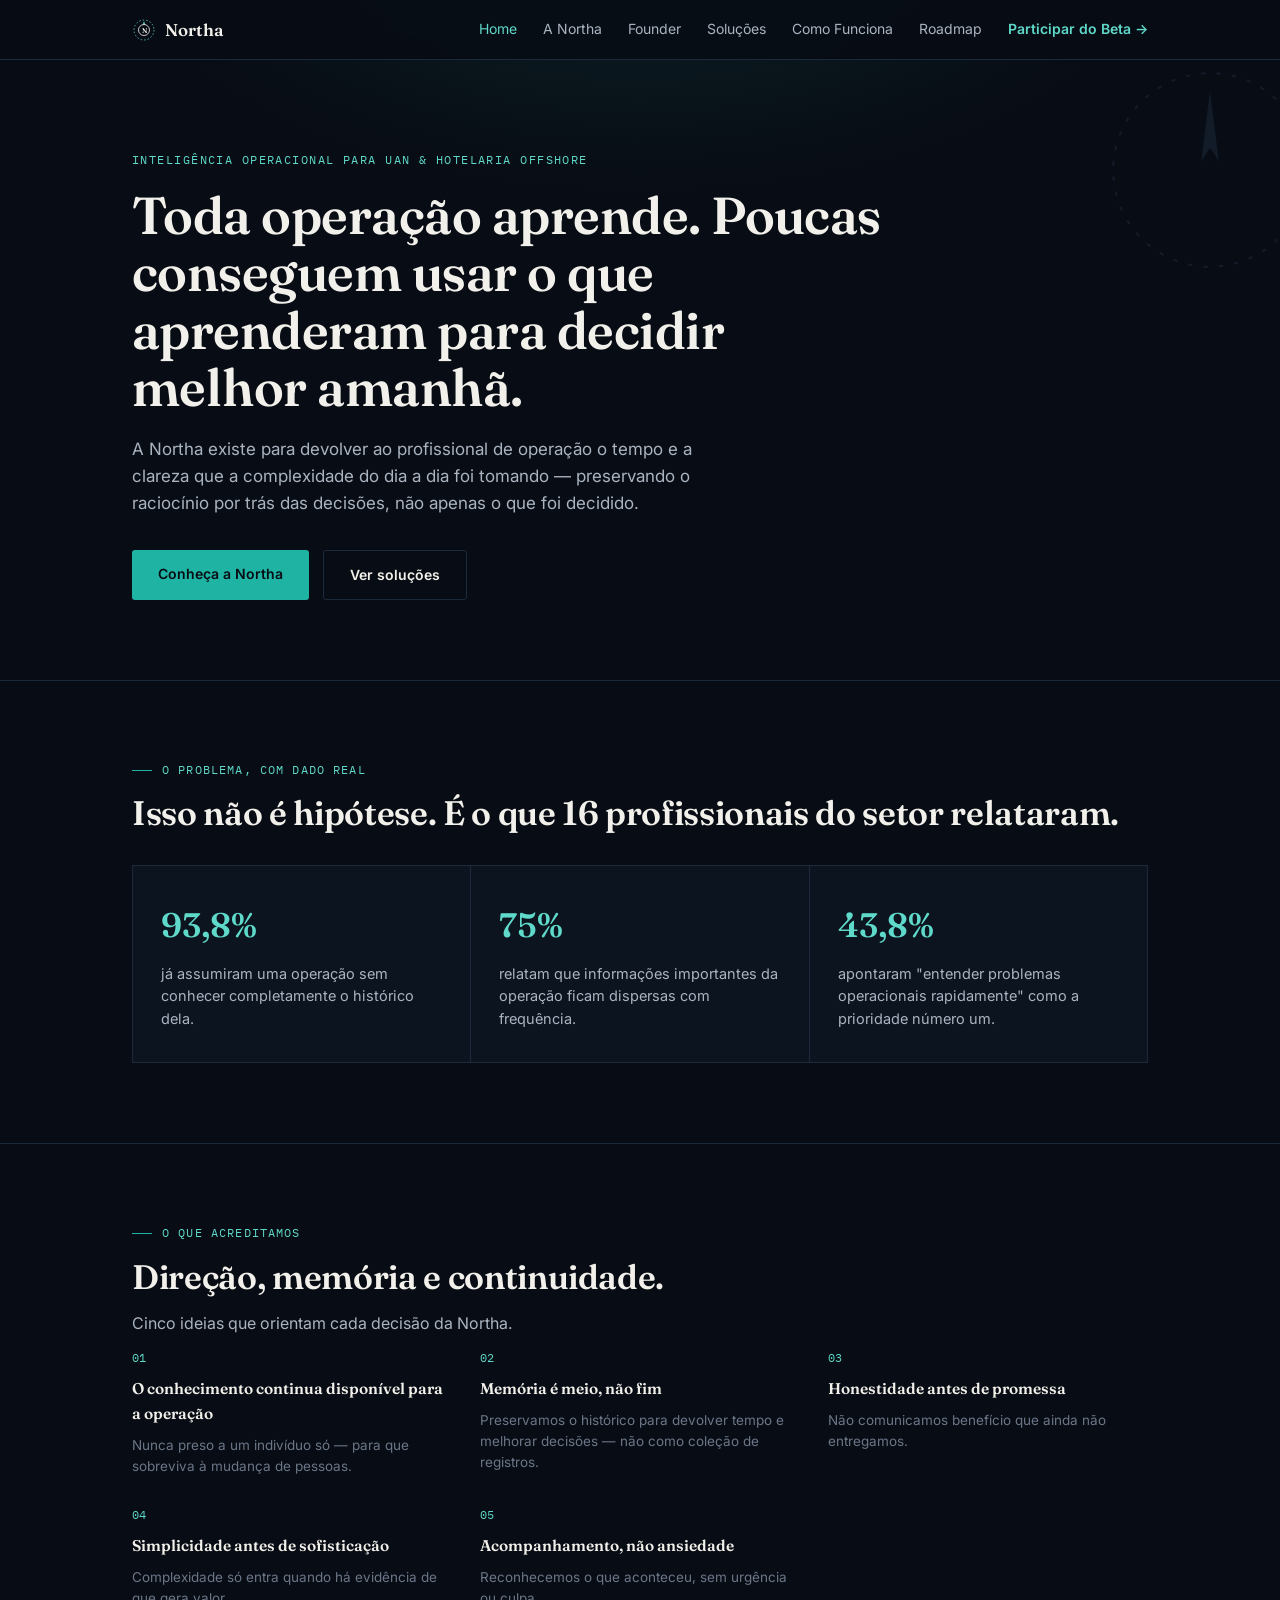
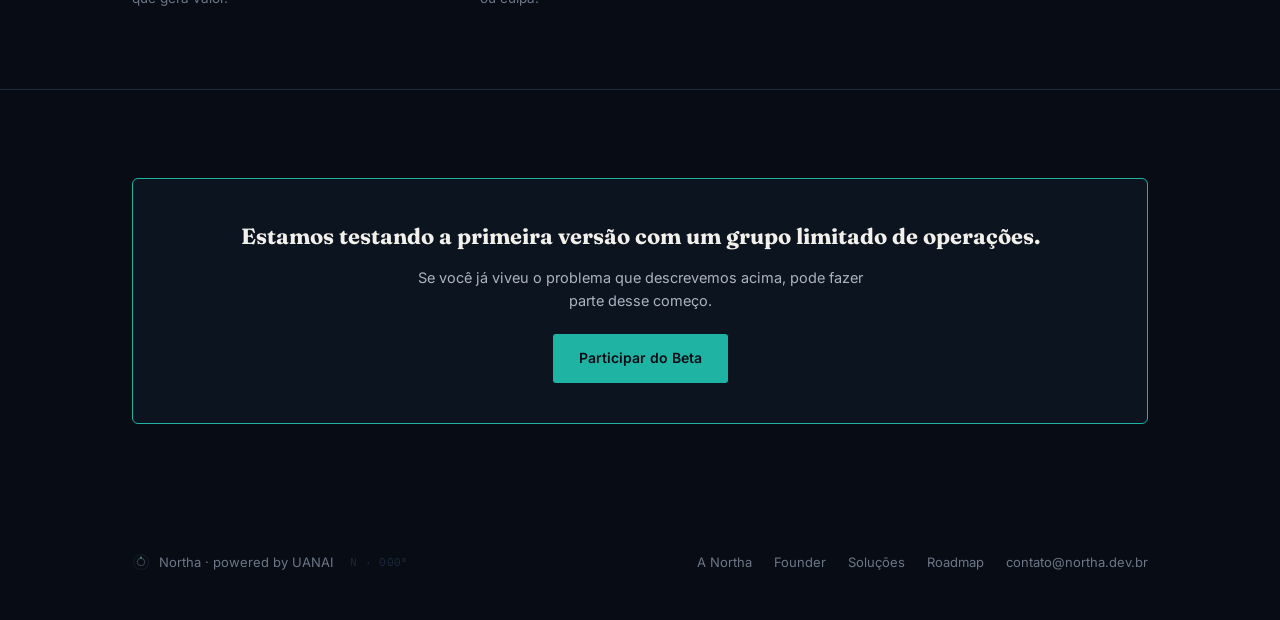
<file: index.html>
<!DOCTYPE html>
<html lang="pt-BR">
<head>
<meta charset="UTF-8">
<meta name="viewport" content="width=device-width, initial-scale=1.0">
<title>Northa — Inteligência operacional para UAN e Hotelaria Offshore</title>
<link rel="preconnect" href="https://fonts.googleapis.com">
<link href="https://fonts.googleapis.com/css2?family=Fraunces:opsz,wght@9..144,500;9..144,600;9..144,700&family=Inter:wght@400;500;600;700&family=IBM+Plex+Mono:wght@400;500&display=swap" rel="stylesheet">
<link rel="stylesheet" href="shared.css">
<style>
  .pillar-grid{ display:grid; grid-template-columns:repeat(3,1fr); gap:28px; margin-top:12px; }
  @media(max-width:760px){ .pillar-grid{ grid-template-columns:1fr; } }
  .pillar{ }
  .pillar-mark{ color:var(--teal-bright); font-family:'IBM Plex Mono',monospace; font-size:12px; margin-bottom:10px; }
  .pillar-name{ font-weight:600; font-size:15.5px; margin-bottom:8px; font-family:'Fraunces',serif; }
  .pillar-desc{ font-size:13.5px; color:var(--text-2); line-height:1.55; }
  .cta-banner{
    background:var(--bg-1); border:1px solid var(--teal); border-radius:6px;
    padding:40px; text-align:center; margin-top:8px;
  }
  .cta-banner h3{ font-family:'Fraunces',serif; font-size:22px; margin-bottom:12px; }
  .cta-banner p{ color:var(--text-1); font-size:14.5px; margin-bottom:22px; max-width:480px; margin-left:auto; margin-right:auto; }
</style>
</head>
<body>

<header class="site-nav">
  <div class="nav-inner">
    <a href="index.html" class="brand">
      <svg viewBox="0 0 48 48" fill="none"><circle cx="24" cy="24" r="20" stroke="#5fd9c9" stroke-width="1.6" stroke-dasharray="3 4"/><path d="M24 6 L27 15 L24 12 L21 15 Z" fill="#5fd9c9"/><circle cx="24" cy="24" r="11" stroke="#f2f0ea" stroke-width="1.6"/><text x="24" y="29" text-anchor="middle" font-family="Fraunces, serif" font-size="14" font-weight="600" fill="#f2f0ea">N</text></svg>
      <span class="brand-name">Northa</span>
    </a>
    <button class="nav-toggle" onclick="document.getElementById('navlinks').classList.toggle('open')">☰</button>
    <nav class="nav-links" id="navlinks">
      <a href="index.html" class="active">Home</a>
      <a href="a-northa.html">A Northa</a>
      <a href="founder.html">Founder</a>
      <a href="solucoes.html">Soluções</a>
      <a href="como-funciona.html">Como Funciona</a>
      <a href="roadmap.html">Roadmap</a>
      <a href="northa-landing.html" style="color:var(--teal-bright); font-weight:600;">Participar do Beta →</a>
    </nav>
  </div>
</header>

<main>
  <section class="page-hero">
    <div class="wrap">
      <div class="eyebrow">Inteligência operacional para UAN &amp; Hotelaria Offshore</div>
      <h1 class="hero-title">Toda operação aprende. Poucas conseguem usar o que aprenderam para decidir melhor amanhã.</h1>
      <p class="hero-sub">
        A Northa existe para devolver ao profissional de operação o tempo e a clareza que a complexidade do dia a dia foi tomando — preservando o raciocínio por trás das decisões, não apenas o que foi decidido.
      </p>
      <div style="margin-top:32px; display:flex; gap:14px; flex-wrap:wrap;">
        <a href="a-northa.html" class="btn btn-primary">Conheça a Northa</a>
        <a href="solucoes.html" class="btn btn-ghost">Ver soluções</a>
      </div>
    </div>
  </section>

  <section>
    <div class="wrap">
      <div class="section-kicker">O problema, com dado real</div>
      <h2 class="section-title">Isso não é hipótese. É o que 16 profissionais do setor relataram.</h2>
      <div class="card-grid grid-3" style="margin-top:32px;">
        <div class="card">
          <div class="card-title serif" style="font-size:34px; color:var(--teal-bright);">93,8%</div>
          <div class="card-desc">já assumiram uma operação sem conhecer completamente o histórico dela.</div>
        </div>
        <div class="card">
          <div class="card-title serif" style="font-size:34px; color:var(--teal-bright);">75%</div>
          <div class="card-desc">relatam que informações importantes da operação ficam dispersas com frequência.</div>
        </div>
        <div class="card">
          <div class="card-title serif" style="font-size:34px; color:var(--teal-bright);">43,8%</div>
          <div class="card-desc">apontaram "entender problemas operacionais rapidamente" como a prioridade número um.</div>
        </div>
      </div>
    </div>
  </section>

  <section>
    <div class="wrap">
      <div class="section-kicker">O que acreditamos</div>
      <h2 class="section-title" style="margin-bottom:8px;">Direção, memória e continuidade.</h2>
      <p class="section-lead">Cinco ideias que orientam cada decisão da Northa.</p>
      <div class="pillar-grid">
        <div class="pillar"><div class="pillar-mark">01</div><div class="pillar-name">O conhecimento continua disponível para a operação</div><div class="pillar-desc">Nunca preso a um indivíduo só — para que sobreviva à mudança de pessoas.</div></div>
        <div class="pillar"><div class="pillar-mark">02</div><div class="pillar-name">Memória é meio, não fim</div><div class="pillar-desc">Preservamos o histórico para devolver tempo e melhorar decisões — não como coleção de registros.</div></div>
        <div class="pillar"><div class="pillar-mark">03</div><div class="pillar-name">Honestidade antes de promessa</div><div class="pillar-desc">Não comunicamos benefício que ainda não entregamos.</div></div>
        <div class="pillar"><div class="pillar-mark">04</div><div class="pillar-name">Simplicidade antes de sofisticação</div><div class="pillar-desc">Complexidade só entra quando há evidência de que gera valor.</div></div>
        <div class="pillar"><div class="pillar-mark">05</div><div class="pillar-name">Acompanhamento, não ansiedade</div><div class="pillar-desc">Reconhecemos o que aconteceu, sem urgência ou culpa.</div></div>
      </div>
    </div>
  </section>

  <section>
    <div class="wrap">
      <div class="cta-banner">
        <h3 class="serif">Estamos testando a primeira versão com um grupo limitado de operações.</h3>
        <p>Se você já viveu o problema que descrevemos acima, pode fazer parte desse começo.</p>
        <a href="northa-landing.html" class="btn btn-primary">Participar do Beta</a>
      </div>
    </div>
  </section>
</main>

<footer class="site-footer">
  <div class="wrap foot-inner">
    <div class="foot-brand">
      <svg viewBox="0 0 48 48" fill="none" width="18" height="18"><circle cx="24" cy="24" r="20" stroke="#1c2a3c" stroke-width="1.6"/><path d="M24 8 L27 16 L24 13 L21 16 Z" fill="#5fd9c9"/><circle cx="24" cy="24" r="10" stroke="#6b7788" stroke-width="1.4"/></svg>
      <span>Northa · powered by UANAI</span><span class="coord">N · 000°</span>
    </div>
    <div class="foot-links">
      <a href="a-northa.html">A Northa</a>
      <a href="founder.html">Founder</a>
      <a href="solucoes.html">Soluções</a>
      <a href="roadmap.html">Roadmap</a>
      <a href="mailto:contato@northa.dev.br">contato@northa.dev.br</a>
    </div>
  </div>
</footer>

</body>
</html>
</file>
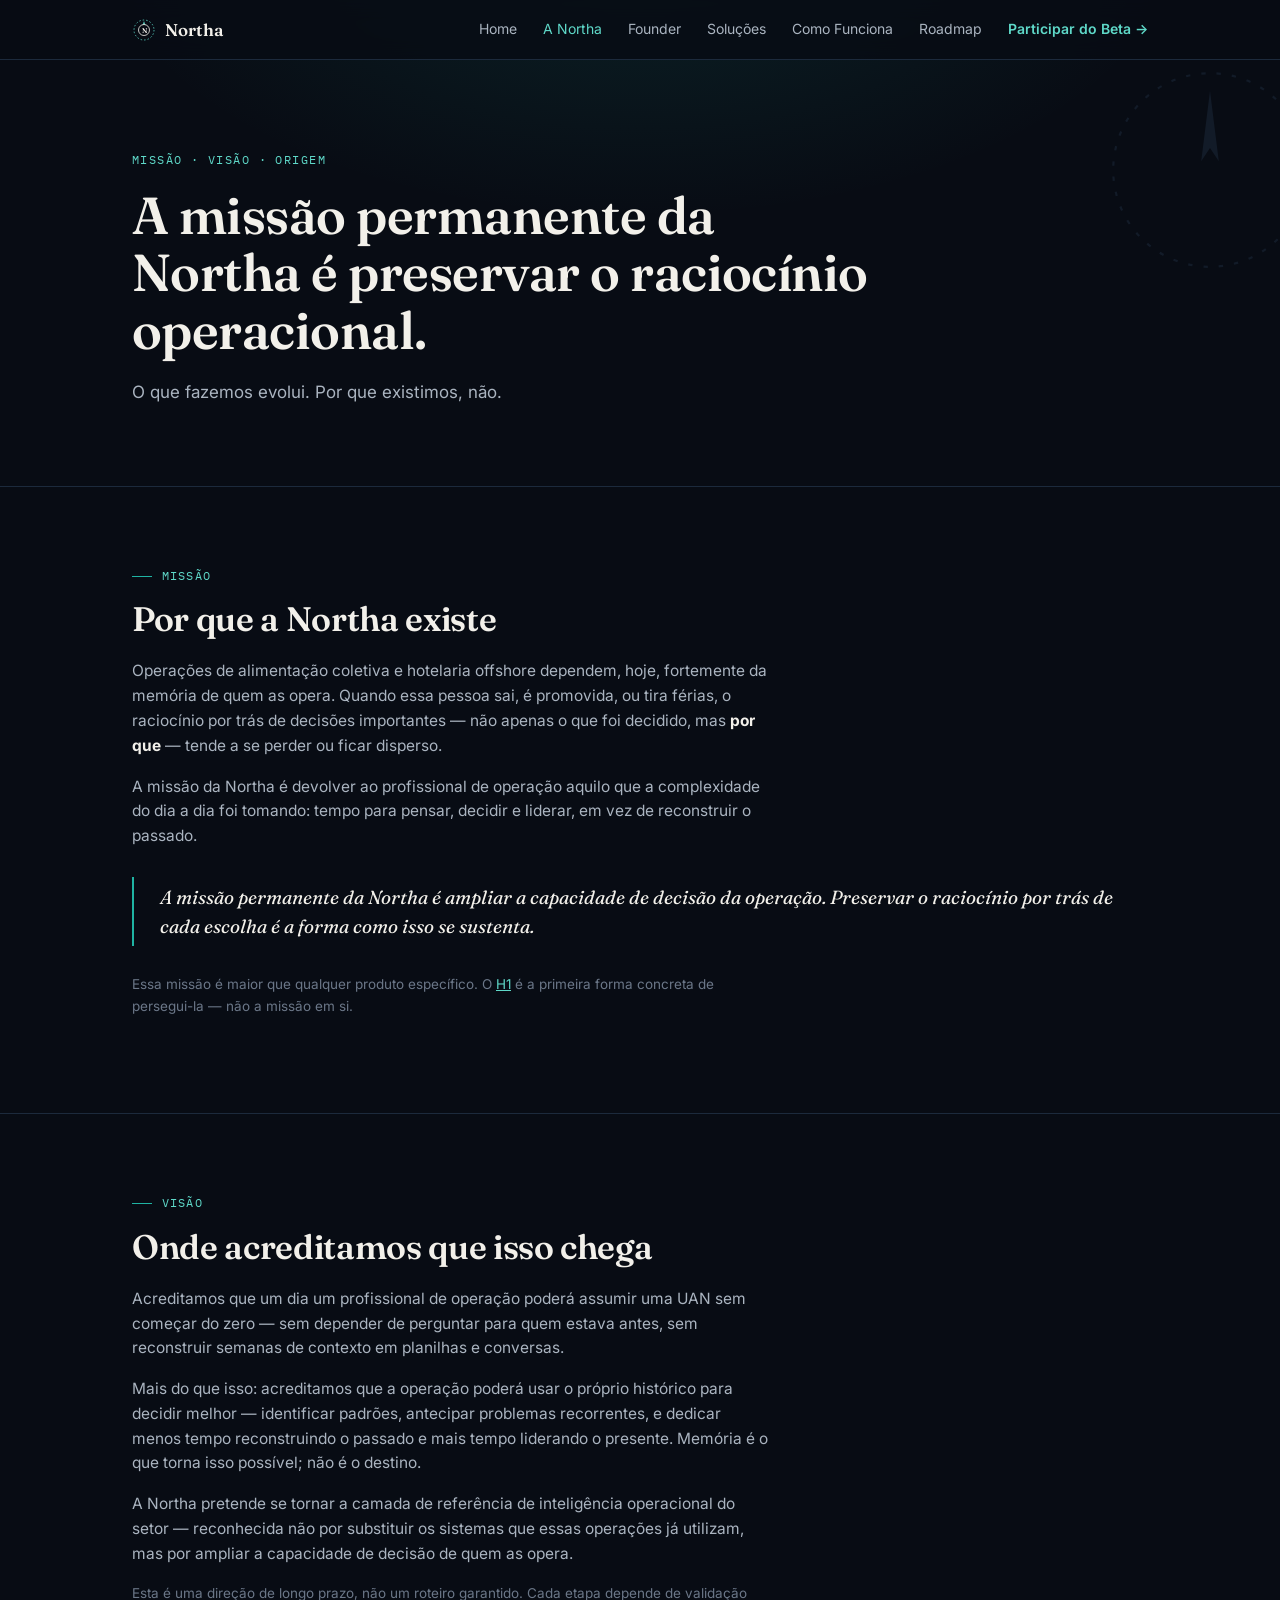
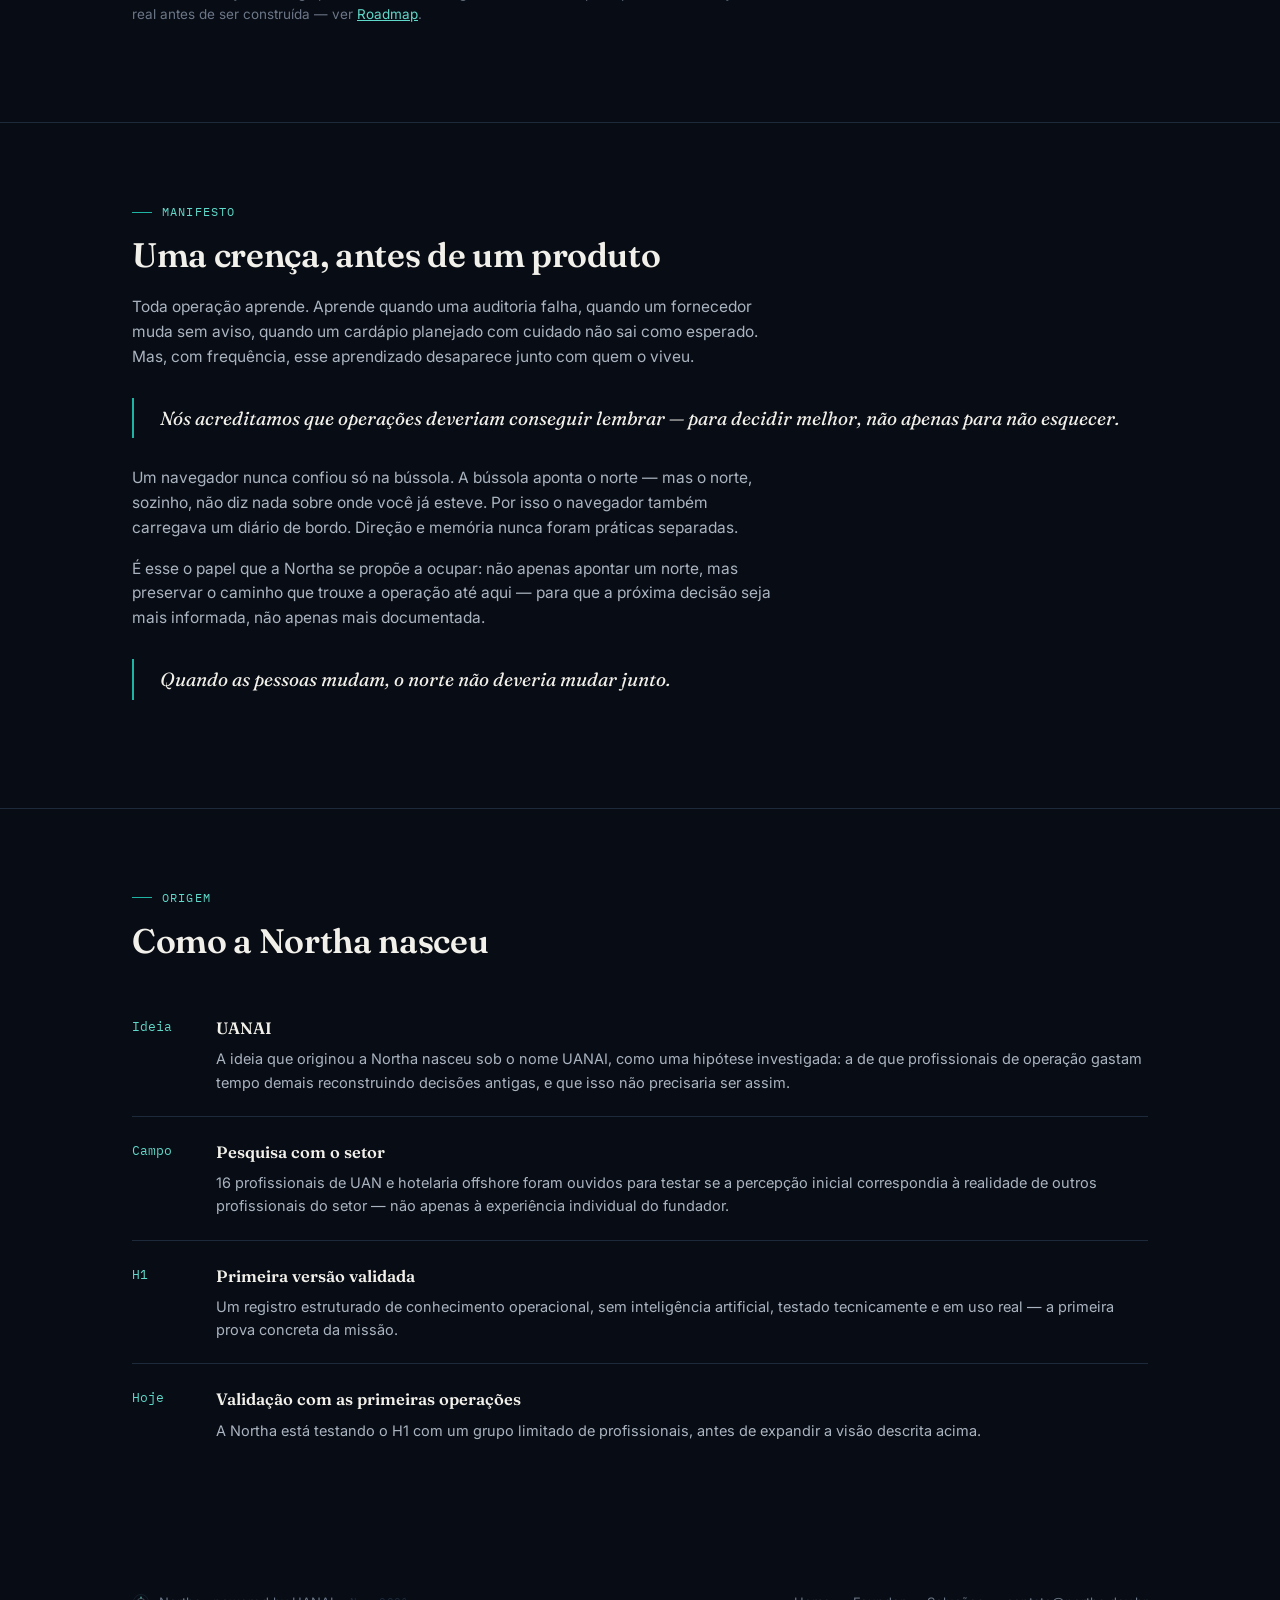
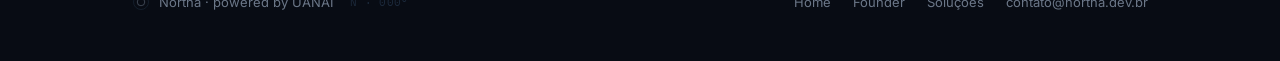
<file: a-northa.html>
<!DOCTYPE html>
<html lang="pt-BR">
<head>
<meta charset="UTF-8">
<meta name="viewport" content="width=device-width, initial-scale=1.0">
<title>A Northa — Missão, Visão e Origem</title>
<link rel="preconnect" href="https://fonts.googleapis.com">
<link href="https://fonts.googleapis.com/css2?family=Fraunces:opsz,wght@9..144,500;9..144,600;9..144,700&family=Inter:wght@400;500;600;700&family=IBM+Plex+Mono:wght@400;500&display=swap" rel="stylesheet">
<link rel="stylesheet" href="shared.css">
</head>
<body>

<header class="site-nav">
  <div class="nav-inner">
    <a href="index.html" class="brand">
      <svg viewBox="0 0 48 48" fill="none"><circle cx="24" cy="24" r="20" stroke="#5fd9c9" stroke-width="1.6" stroke-dasharray="3 4"/><path d="M24 6 L27 15 L24 12 L21 15 Z" fill="#5fd9c9"/><circle cx="24" cy="24" r="11" stroke="#f2f0ea" stroke-width="1.6"/><text x="24" y="29" text-anchor="middle" font-family="Fraunces, serif" font-size="14" font-weight="600" fill="#f2f0ea">N</text></svg>
      <span class="brand-name">Northa</span>
    </a>
    <button class="nav-toggle" onclick="document.getElementById('navlinks').classList.toggle('open')">☰</button>
    <nav class="nav-links" id="navlinks">
      <a href="index.html">Home</a>
      <a href="a-northa.html" class="active">A Northa</a>
      <a href="founder.html">Founder</a>
      <a href="solucoes.html">Soluções</a>
      <a href="como-funciona.html">Como Funciona</a>
      <a href="roadmap.html">Roadmap</a>
      <a href="northa-landing.html" style="color:var(--teal-bright); font-weight:600;">Participar do Beta →</a>
    </nav>
  </div>
</header>

<main>
  <section class="page-hero">
    <div class="wrap">
      <div class="eyebrow">Missão · Visão · Origem</div>
      <h1 class="hero-title">A missão permanente da Northa é preservar o raciocínio operacional.</h1>
      <p class="hero-sub">O que fazemos evolui. Por que existimos, não.</p>
    </div>
  </section>

  <section>
    <div class="wrap">
      <div class="section-kicker">Missão</div>
      <h2 class="section-title">Por que a Northa existe</h2>
      <p class="body-text" style="margin-top:20px;">Operações de alimentação coletiva e hotelaria offshore dependem, hoje, fortemente da memória de quem as opera. Quando essa pessoa sai, é promovida, ou tira férias, o raciocínio por trás de decisões importantes — não apenas o que foi decidido, mas <strong>por que</strong> — tende a se perder ou ficar disperso.</p>
      <p class="body-text">A missão da Northa é devolver ao profissional de operação aquilo que a complexidade do dia a dia foi tomando: tempo para pensar, decidir e liderar, em vez de reconstruir o passado.</p>
      <div class="quote-block">A missão permanente da Northa é ampliar a capacidade de decisão da operação. Preservar o raciocínio por trás de cada escolha é a forma como isso se sustenta.</div>
      <p class="body-text" style="color:var(--text-2); font-size:13.5px;">Essa missão é maior que qualquer produto específico. O <a href="solucoes.html" style="color:var(--teal-bright); text-decoration:underline;">H1</a> é a primeira forma concreta de persegui-la — não a missão em si.</p>
    </div>
  </section>

  <section>
    <div class="wrap">
      <div class="section-kicker">Visão</div>
      <h2 class="section-title">Onde acreditamos que isso chega</h2>
      <p class="body-text" style="margin-top:20px;">Acreditamos que um dia um profissional de operação poderá assumir uma UAN sem começar do zero — sem depender de perguntar para quem estava antes, sem reconstruir semanas de contexto em planilhas e conversas.</p>
      <p class="body-text">Mais do que isso: acreditamos que a operação poderá usar o próprio histórico para decidir melhor — identificar padrões, antecipar problemas recorrentes, e dedicar menos tempo reconstruindo o passado e mais tempo liderando o presente. Memória é o que torna isso possível; não é o destino.</p>
      <p class="body-text">A Northa pretende se tornar a camada de referência de inteligência operacional do setor — reconhecida não por substituir os sistemas que essas operações já utilizam, mas por ampliar a capacidade de decisão de quem as opera.</p>
      <p class="body-text" style="color:var(--text-2); font-size:13.5px;">Esta é uma direção de longo prazo, não um roteiro garantido. Cada etapa depende de validação real antes de ser construída — ver <a href="roadmap.html" style="color:var(--teal-bright); text-decoration:underline;">Roadmap</a>.</p>
    </div>
  </section>

  <section>
    <div class="wrap">
      <div class="section-kicker">Manifesto</div>
      <h2 class="section-title" style="margin-bottom:20px;">Uma crença, antes de um produto</h2>
      <p class="body-text">Toda operação aprende. Aprende quando uma auditoria falha, quando um fornecedor muda sem aviso, quando um cardápio planejado com cuidado não sai como esperado. Mas, com frequência, esse aprendizado desaparece junto com quem o viveu.</p>
      <div class="quote-block">Nós acreditamos que operações deveriam conseguir lembrar — para decidir melhor, não apenas para não esquecer.</div>
      <p class="body-text">Um navegador nunca confiou só na bússola. A bússola aponta o norte — mas o norte, sozinho, não diz nada sobre onde você já esteve. Por isso o navegador também carregava um diário de bordo. Direção e memória nunca foram práticas separadas.</p>
      <p class="body-text">É esse o papel que a Northa se propõe a ocupar: não apenas apontar um norte, mas preservar o caminho que trouxe a operação até aqui — para que a próxima decisão seja mais informada, não apenas mais documentada.</p>
      <div class="quote-block">Quando as pessoas mudam, o norte não deveria mudar junto.</div>
    </div>
  </section>

  <section>
    <div class="wrap">
      <div class="section-kicker">Origem</div>
      <h2 class="section-title">Como a Northa nasceu</h2>
      <div class="timeline" style="margin-top:32px;">
        <div class="timeline-item">
          <div class="timeline-mark">Ideia</div>
          <div class="timeline-body">
            <h3>UANAI</h3>
            <p>A ideia que originou a Northa nasceu sob o nome UANAI, como uma hipótese investigada: a de que profissionais de operação gastam tempo demais reconstruindo decisões antigas, e que isso não precisaria ser assim.</p>
          </div>
        </div>
        <div class="timeline-item">
          <div class="timeline-mark">Campo</div>
          <div class="timeline-body">
            <h3>Pesquisa com o setor</h3>
            <p>16 profissionais de UAN e hotelaria offshore foram ouvidos para testar se a percepção inicial correspondia à realidade de outros profissionais do setor — não apenas à experiência individual do fundador.</p>
          </div>
        </div>
        <div class="timeline-item">
          <div class="timeline-mark">H1</div>
          <div class="timeline-body">
            <h3>Primeira versão validada</h3>
            <p>Um registro estruturado de conhecimento operacional, sem inteligência artificial, testado tecnicamente e em uso real — a primeira prova concreta da missão.</p>
          </div>
        </div>
        <div class="timeline-item">
          <div class="timeline-mark">Hoje</div>
          <div class="timeline-body">
            <h3>Validação com as primeiras operações</h3>
            <p>A Northa está testando o H1 com um grupo limitado de profissionais, antes de expandir a visão descrita acima.</p>
          </div>
        </div>
      </div>
    </div>
  </section>
</main>

<footer class="site-footer">
  <div class="wrap foot-inner">
    <div class="foot-brand">
      <svg viewBox="0 0 48 48" fill="none" width="18" height="18"><circle cx="24" cy="24" r="20" stroke="#1c2a3c" stroke-width="1.6"/><path d="M24 8 L27 16 L24 13 L21 16 Z" fill="#5fd9c9"/><circle cx="24" cy="24" r="10" stroke="#6b7788" stroke-width="1.4"/></svg>
      <span>Northa · powered by UANAI</span><span class="coord">N · 000°</span>
    </div>
    <div class="foot-links">
      <a href="index.html">Home</a>
      <a href="founder.html">Founder</a>
      <a href="solucoes.html">Soluções</a>
      <a href="mailto:contato@northa.dev.br">contato@northa.dev.br</a>
    </div>
  </div>
</footer>

</body>
</html>
</file>
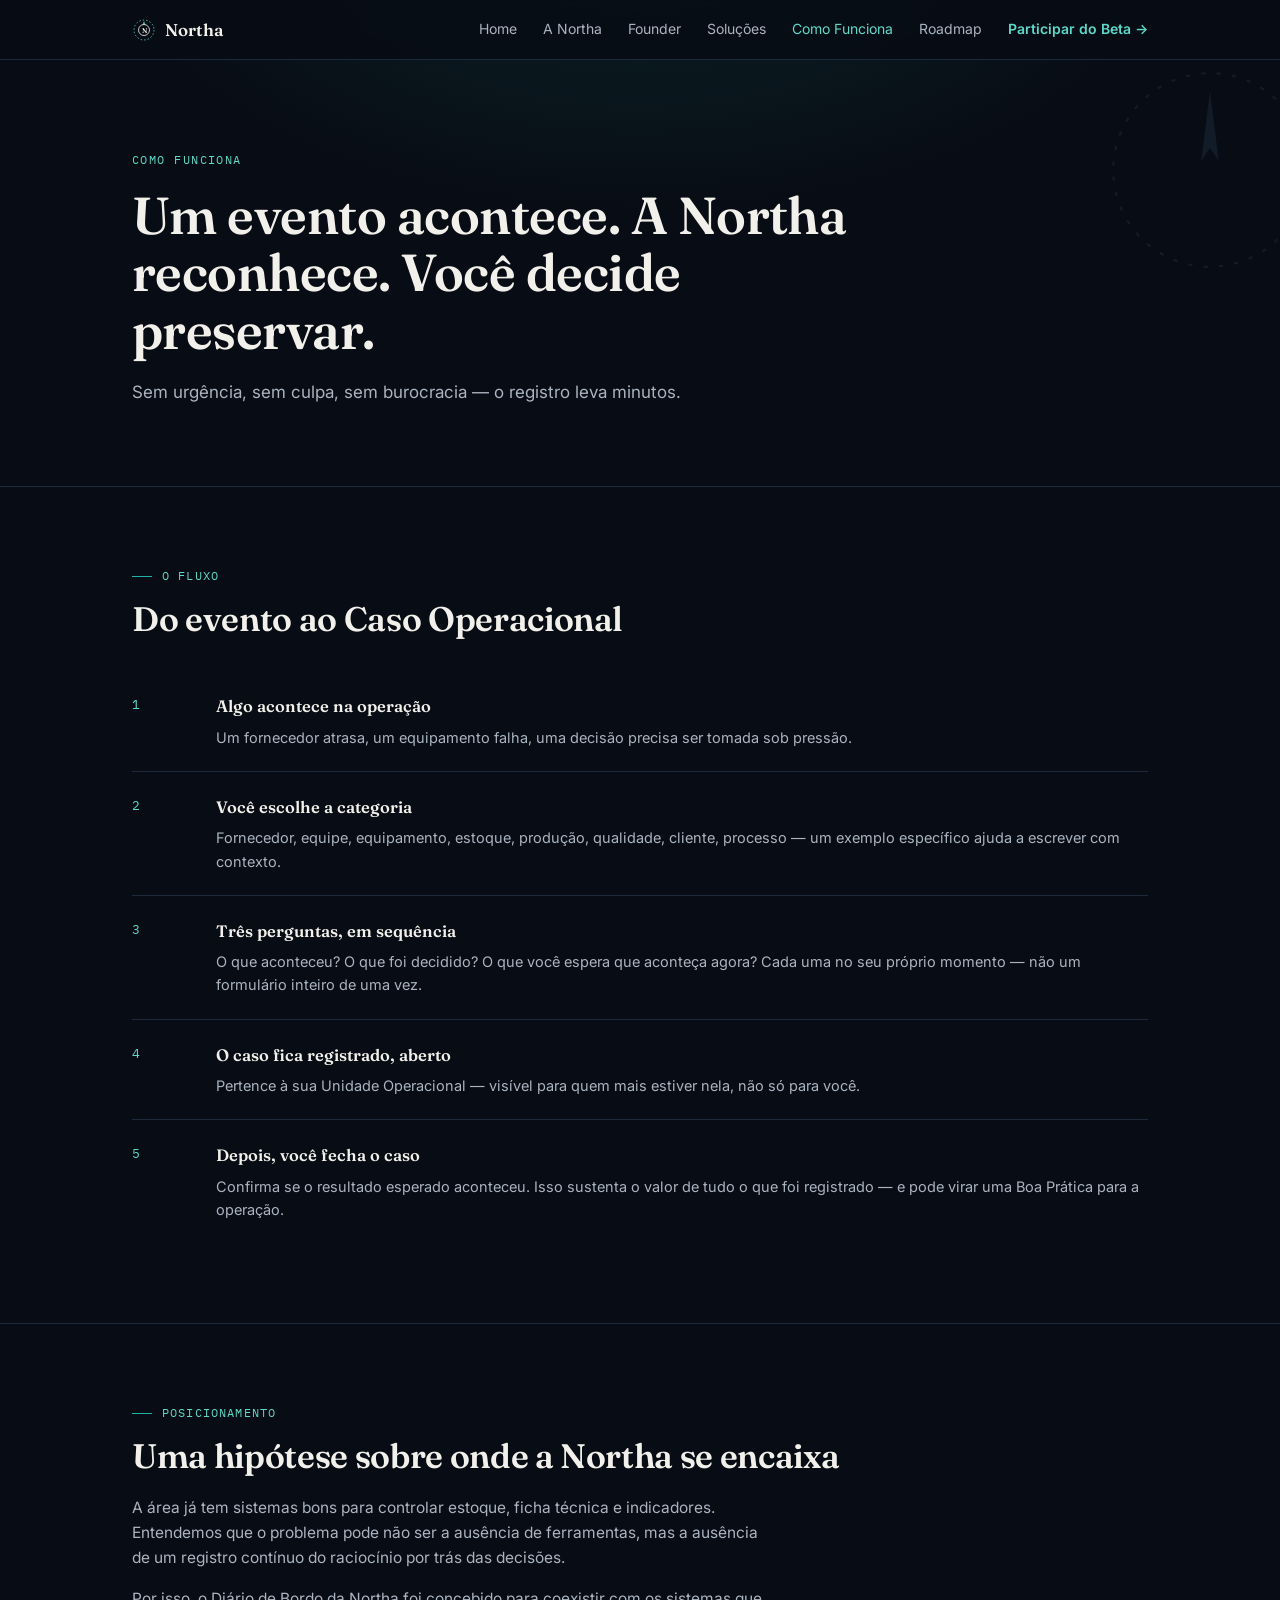
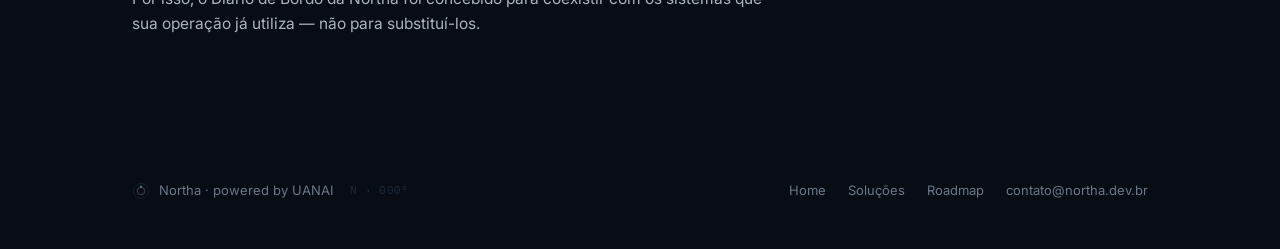
<file: como-funciona.html>
<!DOCTYPE html>
<html lang="pt-BR">
<head>
<meta charset="UTF-8">
<meta name="viewport" content="width=device-width, initial-scale=1.0">
<title>Como Funciona — O fluxo da Northa</title>
<link rel="preconnect" href="https://fonts.googleapis.com">
<link href="https://fonts.googleapis.com/css2?family=Fraunces:opsz,wght@9..144,500;9..144,600;9..144,700&family=Inter:wght@400;500;600;700&family=IBM+Plex+Mono:wght@400;500&display=swap" rel="stylesheet">
<link rel="stylesheet" href="shared.css">
</head>
<body>

<header class="site-nav">
  <div class="nav-inner">
    <a href="index.html" class="brand">
      <svg viewBox="0 0 48 48" fill="none"><circle cx="24" cy="24" r="20" stroke="#5fd9c9" stroke-width="1.6" stroke-dasharray="3 4"/><path d="M24 6 L27 15 L24 12 L21 15 Z" fill="#5fd9c9"/><circle cx="24" cy="24" r="11" stroke="#f2f0ea" stroke-width="1.6"/><text x="24" y="29" text-anchor="middle" font-family="Fraunces, serif" font-size="14" font-weight="600" fill="#f2f0ea">N</text></svg>
      <span class="brand-name">Northa</span>
    </a>
    <button class="nav-toggle" onclick="document.getElementById('navlinks').classList.toggle('open')">☰</button>
    <nav class="nav-links" id="navlinks">
      <a href="index.html">Home</a>
      <a href="a-northa.html">A Northa</a>
      <a href="founder.html">Founder</a>
      <a href="solucoes.html">Soluções</a>
      <a href="como-funciona.html" class="active">Como Funciona</a>
      <a href="roadmap.html">Roadmap</a>
      <a href="northa-landing.html" style="color:var(--teal-bright); font-weight:600;">Participar do Beta →</a>
    </nav>
  </div>
</header>

<main>
  <section class="page-hero">
    <div class="wrap">
      <div class="eyebrow">Como funciona</div>
      <h1 class="hero-title">Um evento acontece. A Northa reconhece. Você decide preservar.</h1>
      <p class="hero-sub">Sem urgência, sem culpa, sem burocracia — o registro leva minutos.</p>
    </div>
  </section>

  <section>
    <div class="wrap">
      <div class="section-kicker">O fluxo</div>
      <h2 class="section-title">Do evento ao Caso Operacional</h2>
      <div class="timeline" style="margin-top:32px;">
        <div class="timeline-item">
          <div class="timeline-mark">1</div>
          <div class="timeline-body"><h3>Algo acontece na operação</h3><p>Um fornecedor atrasa, um equipamento falha, uma decisão precisa ser tomada sob pressão.</p></div>
        </div>
        <div class="timeline-item">
          <div class="timeline-mark">2</div>
          <div class="timeline-body"><h3>Você escolhe a categoria</h3><p>Fornecedor, equipe, equipamento, estoque, produção, qualidade, cliente, processo — um exemplo específico ajuda a escrever com contexto.</p></div>
        </div>
        <div class="timeline-item">
          <div class="timeline-mark">3</div>
          <div class="timeline-body"><h3>Três perguntas, em sequência</h3><p>O que aconteceu? O que foi decidido? O que você espera que aconteça agora? Cada uma no seu próprio momento — não um formulário inteiro de uma vez.</p></div>
        </div>
        <div class="timeline-item">
          <div class="timeline-mark">4</div>
          <div class="timeline-body"><h3>O caso fica registrado, aberto</h3><p>Pertence à sua Unidade Operacional — visível para quem mais estiver nela, não só para você.</p></div>
        </div>
        <div class="timeline-item">
          <div class="timeline-mark">5</div>
          <div class="timeline-body"><h3>Depois, você fecha o caso</h3><p>Confirma se o resultado esperado aconteceu. Isso sustenta o valor de tudo o que foi registrado — e pode virar uma Boa Prática para a operação.</p></div>
        </div>
      </div>
    </div>
  </section>

  <section>
    <div class="wrap">
      <div class="section-kicker">Posicionamento</div>
      <h2 class="section-title">Uma hipótese sobre onde a Northa se encaixa</h2>
      <p class="body-text" style="margin-top:20px;">A área já tem sistemas bons para controlar estoque, ficha técnica e indicadores. Entendemos que o problema pode não ser a ausência de ferramentas, mas a ausência de um registro contínuo do raciocínio por trás das decisões.</p>
      <p class="body-text">Por isso, o Diário de Bordo da Northa foi concebido para coexistir com os sistemas que sua operação já utiliza — não para substituí-los.</p>
    </div>
  </section>
</main>

<footer class="site-footer">
  <div class="wrap foot-inner">
    <div class="foot-brand">
      <svg viewBox="0 0 48 48" fill="none" width="18" height="18"><circle cx="24" cy="24" r="20" stroke="#1c2a3c" stroke-width="1.6"/><path d="M24 8 L27 16 L24 13 L21 16 Z" fill="#5fd9c9"/><circle cx="24" cy="24" r="10" stroke="#6b7788" stroke-width="1.4"/></svg>
      <span>Northa · powered by UANAI</span><span class="coord">N · 000°</span>
    </div>
    <div class="foot-links">
      <a href="index.html">Home</a>
      <a href="solucoes.html">Soluções</a>
      <a href="roadmap.html">Roadmap</a>
      <a href="mailto:contato@northa.dev.br">contato@northa.dev.br</a>
    </div>
  </div>
</footer>

</body>
</html>
</file>
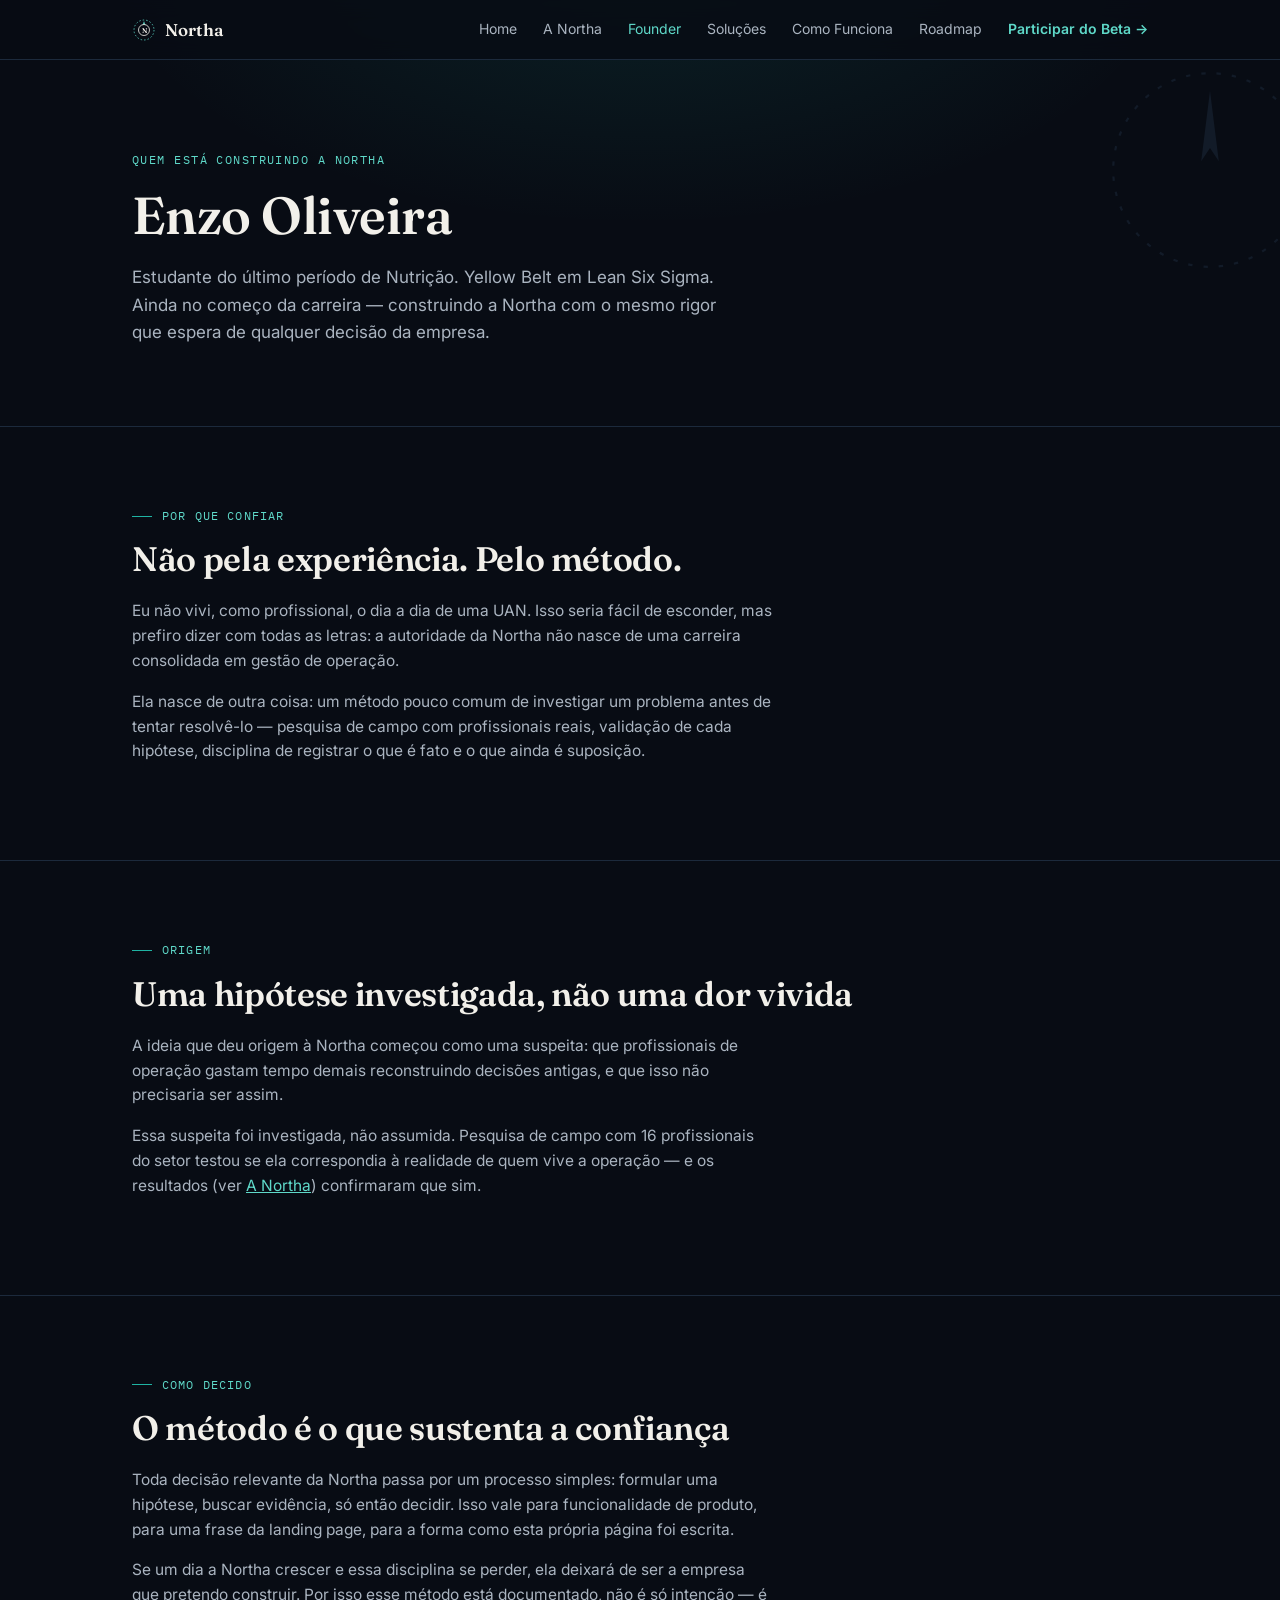
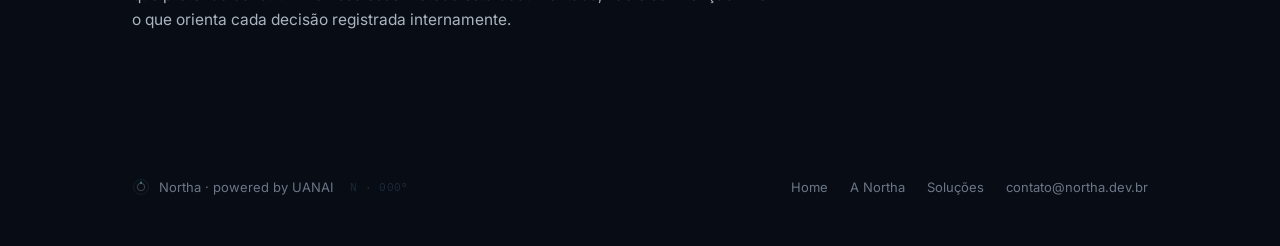
<file: founder.html>
<!DOCTYPE html>
<html lang="pt-BR">
<head>
<meta charset="UTF-8">
<meta name="viewport" content="width=device-width, initial-scale=1.0">
<title>Founder — Quem está construindo a Northa</title>
<link rel="preconnect" href="https://fonts.googleapis.com">
<link href="https://fonts.googleapis.com/css2?family=Fraunces:opsz,wght@9..144,500;9..144,600;9..144,700&family=Inter:wght@400;500;600;700&family=IBM+Plex+Mono:wght@400;500&display=swap" rel="stylesheet">
<link rel="stylesheet" href="shared.css">
</head>
<body>

<header class="site-nav">
  <div class="nav-inner">
    <a href="index.html" class="brand">
      <svg viewBox="0 0 48 48" fill="none"><circle cx="24" cy="24" r="20" stroke="#5fd9c9" stroke-width="1.6" stroke-dasharray="3 4"/><path d="M24 6 L27 15 L24 12 L21 15 Z" fill="#5fd9c9"/><circle cx="24" cy="24" r="11" stroke="#f2f0ea" stroke-width="1.6"/><text x="24" y="29" text-anchor="middle" font-family="Fraunces, serif" font-size="14" font-weight="600" fill="#f2f0ea">N</text></svg>
      <span class="brand-name">Northa</span>
    </a>
    <button class="nav-toggle" onclick="document.getElementById('navlinks').classList.toggle('open')">☰</button>
    <nav class="nav-links" id="navlinks">
      <a href="index.html">Home</a>
      <a href="a-northa.html">A Northa</a>
      <a href="founder.html" class="active">Founder</a>
      <a href="solucoes.html">Soluções</a>
      <a href="como-funciona.html">Como Funciona</a>
      <a href="roadmap.html">Roadmap</a>
      <a href="northa-landing.html" style="color:var(--teal-bright); font-weight:600;">Participar do Beta →</a>
    </nav>
  </div>
</header>

<main>
  <section class="page-hero">
    <div class="wrap">
      <div class="eyebrow">Quem está construindo a Northa</div>
      <h1 class="hero-title">Enzo Oliveira</h1>
      <p class="hero-sub">Estudante do último período de Nutrição. Yellow Belt em Lean Six Sigma. Ainda no começo da carreira — construindo a Northa com o mesmo rigor que espera de qualquer decisão da empresa.</p>
    </div>
  </section>

  <section>
    <div class="wrap">
      <div class="section-kicker">Por que confiar</div>
      <h2 class="section-title">Não pela experiência. Pelo método.</h2>
      <p class="body-text" style="margin-top:20px;">Eu não vivi, como profissional, o dia a dia de uma UAN. Isso seria fácil de esconder, mas prefiro dizer com todas as letras: a autoridade da Northa não nasce de uma carreira consolidada em gestão de operação.</p>
      <p class="body-text">Ela nasce de outra coisa: um método pouco comum de investigar um problema antes de tentar resolvê-lo — pesquisa de campo com profissionais reais, validação de cada hipótese, disciplina de registrar o que é fato e o que ainda é suposição.</p>
    </div>
  </section>

  <section>
    <div class="wrap">
      <div class="section-kicker">Origem</div>
      <h2 class="section-title">Uma hipótese investigada, não uma dor vivida</h2>
      <p class="body-text" style="margin-top:20px;">A ideia que deu origem à Northa começou como uma suspeita: que profissionais de operação gastam tempo demais reconstruindo decisões antigas, e que isso não precisaria ser assim.</p>
      <p class="body-text">Essa suspeita foi investigada, não assumida. Pesquisa de campo com 16 profissionais do setor testou se ela correspondia à realidade de quem vive a operação — e os resultados (ver <a href="a-northa.html" style="color:var(--teal-bright); text-decoration:underline;">A Northa</a>) confirmaram que sim.</p>
    </div>
  </section>

  <section>
    <div class="wrap">
      <div class="section-kicker">Como decido</div>
      <h2 class="section-title">O método é o que sustenta a confiança</h2>
      <p class="body-text" style="margin-top:20px;">Toda decisão relevante da Northa passa por um processo simples: formular uma hipótese, buscar evidência, só então decidir. Isso vale para funcionalidade de produto, para uma frase da landing page, para a forma como esta própria página foi escrita.</p>
      <p class="body-text">Se um dia a Northa crescer e essa disciplina se perder, ela deixará de ser a empresa que pretendo construir. Por isso esse método está documentado, não é só intenção — é o que orienta cada decisão registrada internamente.</p>
    </div>
  </section>
</main>

<footer class="site-footer">
  <div class="wrap foot-inner">
    <div class="foot-brand">
      <svg viewBox="0 0 48 48" fill="none" width="18" height="18"><circle cx="24" cy="24" r="20" stroke="#1c2a3c" stroke-width="1.6"/><path d="M24 8 L27 16 L24 13 L21 16 Z" fill="#5fd9c9"/><circle cx="24" cy="24" r="10" stroke="#6b7788" stroke-width="1.4"/></svg>
      <span>Northa · powered by UANAI</span><span class="coord">N · 000°</span>
    </div>
    <div class="foot-links">
      <a href="index.html">Home</a>
      <a href="a-northa.html">A Northa</a>
      <a href="solucoes.html">Soluções</a>
      <a href="mailto:contato@northa.dev.br">contato@northa.dev.br</a>
    </div>
  </div>
</footer>

</body>
</html>
</file>
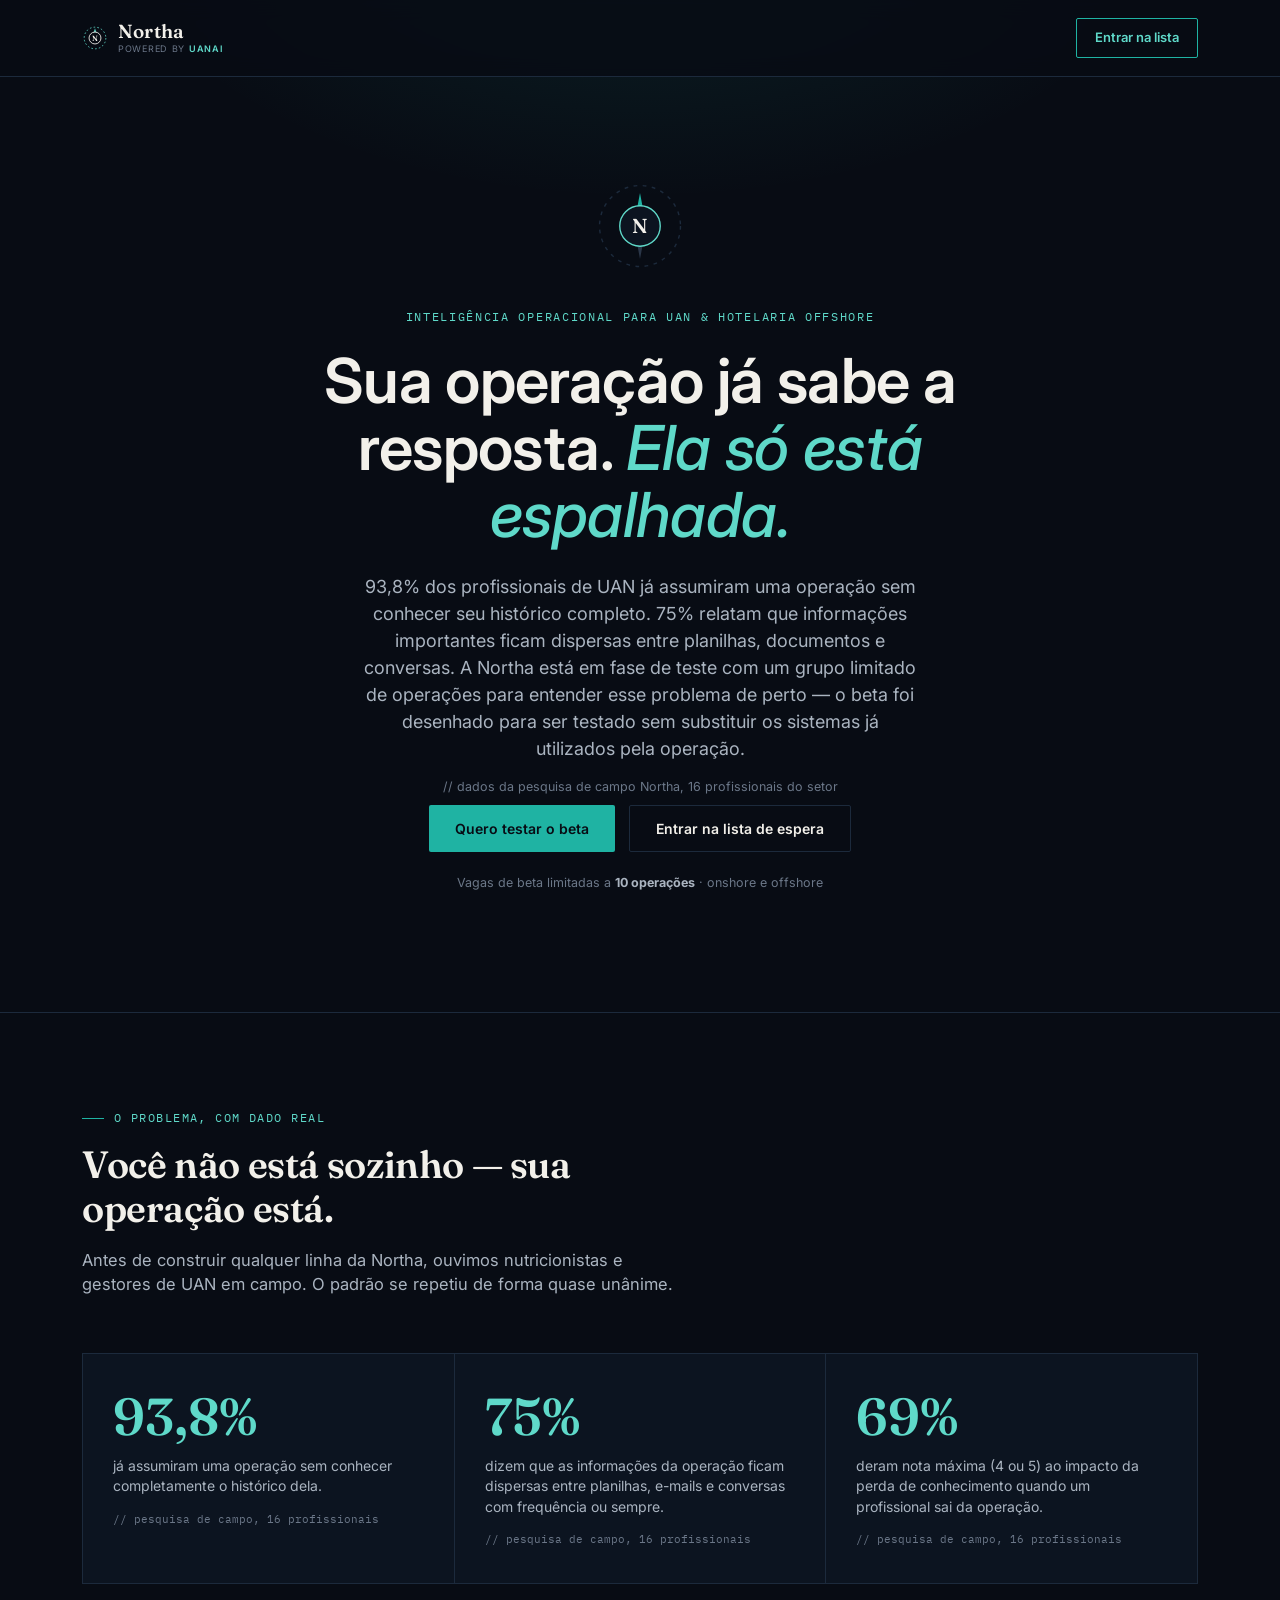
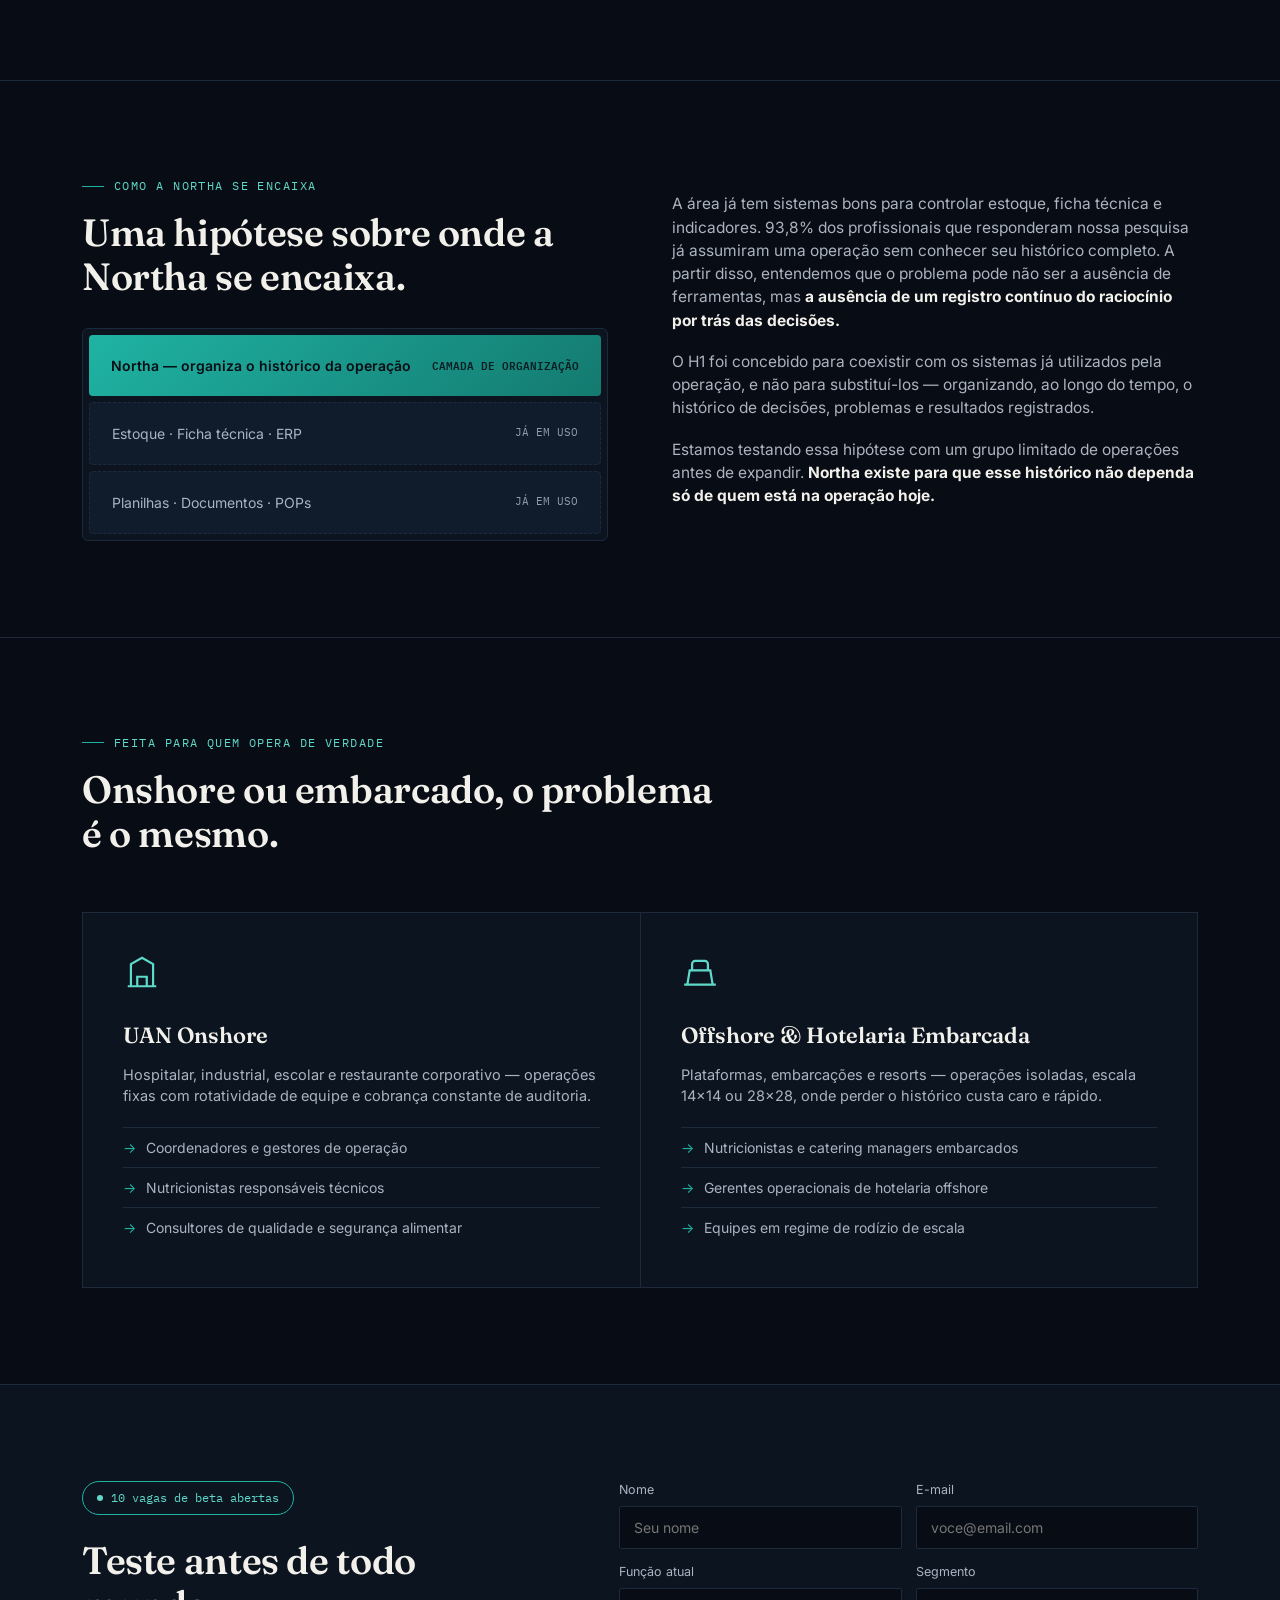
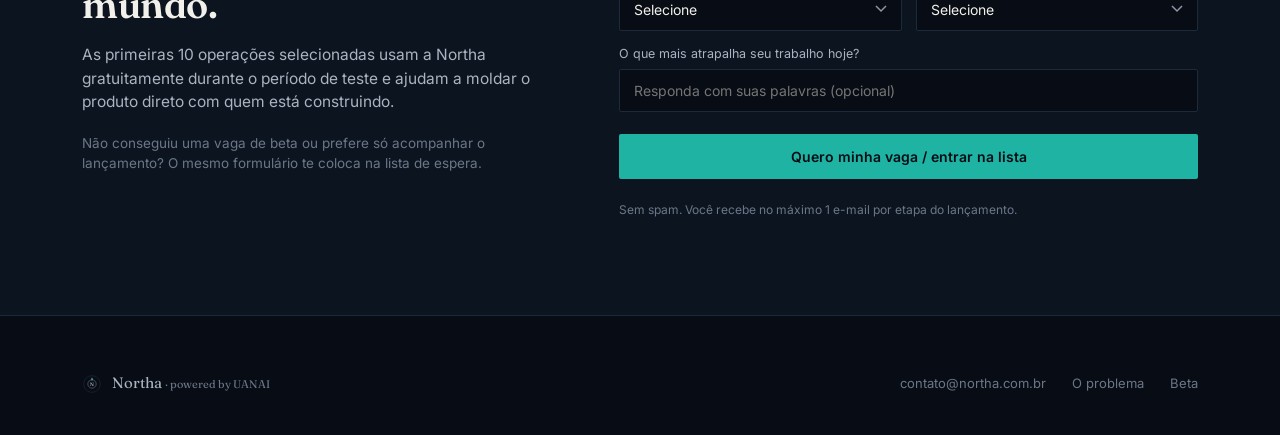
<file: northa-landing.html>
<!DOCTYPE html>
<html lang="pt-BR">
<head>
<meta charset="UTF-8">
<meta name="viewport" content="width=device-width, initial-scale=1.0">
<title>Northa — Inteligência operacional para UAN e Hotelaria Offshore</title>
<link rel="preconnect" href="https://fonts.googleapis.com">
<link rel="preconnect" href="https://fonts.gstatic.com" crossorigin>
<link href="https://fonts.googleapis.com/css2?family=Fraunces:opsz,wght@9..144,400;9..144,500;9..144,600;9..144,700;9..144,900&family=Inter:wght@400;500;600;700&family=IBM+Plex+Mono:wght@400;500&display=swap" rel="stylesheet">
<style>
  :root{
    --bg-0:#080c14;
    --bg-1:#0c1420;
    --bg-2:#101c2c;
    --line:#1c2a3c;
    --teal:#1fb3a3;
    --teal-bright:#5fd9c9;
    --text-0:#f2f0ea;
    --text-1:#aab4c0;
    --text-2:#6b7788;
    --radius:2px;
  }
  *{box-sizing:border-box; margin:0; padding:0;}
  html{scroll-behavior:smooth;}
  body{
    background:var(--bg-0);
    color:var(--text-0);
    font-family:'Inter', sans-serif;
    line-height:1.5;
    -webkit-font-smoothing:antialiased;
    overflow-x:hidden;
  }
  ::selection{ background:var(--teal); color:var(--bg-0); }
  a{color:inherit; text-decoration:none;}
  .display{ font-family:'Fraunces', serif; }
  .mono{ font-family:'IBM Plex Mono', monospace; }

  .wrap{ max-width:1180px; margin:0 auto; padding:0 32px; }
  @media(max-width:640px){ .wrap{padding:0 20px;} }

  /* ---------- NAV ---------- */
  header.site{
    position:fixed; top:0; left:0; right:0; z-index:50;
    background:rgba(8,12,20,0.82);
    backdrop-filter: blur(10px);
    border-bottom:1px solid var(--line);
  }
  .nav-inner{
    display:flex; align-items:center; justify-content:space-between;
    padding:18px 32px; max-width:1180px; margin:0 auto;
  }
  .brand{ display:flex; align-items:center; gap:10px; }
  .brand svg{ width:26px; height:26px; }
  .brand-text{ display:flex; flex-direction:column; line-height:1; }
  .brand-name{ font-family:'Fraunces', serif; font-weight:600; font-size:19px; letter-spacing:0.01em; }
  .brand-sub{ font-size:9px; color:var(--text-2); letter-spacing:0.08em; margin-top:3px; }
  .brand-sub b{ color:var(--teal-bright); font-weight:600; }
  .nav-cta{
    font-size:13px; font-weight:600; padding:9px 18px;
    border:1px solid var(--teal); color:var(--teal-bright);
    border-radius:var(--radius);
    transition: all .2s ease;
    white-space:nowrap;
  }
  .nav-cta:hover{ background:var(--teal); color:var(--bg-0); }

  /* ---------- HERO ---------- */
  .hero{
    position:relative;
    padding:180px 0 120px;
    border-bottom:1px solid var(--line);
    overflow:hidden;
  }
  .hero::before{
    content:'';
    position:absolute; inset:0;
    background:
      radial-gradient(ellipse 900px 500px at 50% -10%, rgba(31,179,163,0.14), transparent 60%);
    pointer-events:none;
  }
  .hero-inner{
    position:relative; z-index:2;
    display:flex; flex-direction:column; align-items:center; text-align:center;
  }
  .compass-wrap{ width:92px; height:92px; margin-bottom:36px; position:relative; }
  .compass-wrap svg{ width:100%; height:100%; }
  .compass-ring{ animation: slow-spin 60s linear infinite; transform-origin:50% 50%; }
  .compass-needle{ animation: settle 2.4s cubic-bezier(.2,1.4,.4,1) 1; transform-origin:50% 50%; }
  @keyframes slow-spin{ to{ transform:rotate(360deg); } }
  @keyframes settle{
    0%{ transform:rotate(-140deg); opacity:0; }
    60%{ opacity:1; }
    100%{ transform:rotate(0deg); opacity:1; }
  }
  @media (prefers-reduced-motion: reduce){
    .compass-ring, .compass-needle{ animation:none; }
  }

  .eyebrow{
    font-family:'IBM Plex Mono', monospace;
    font-size:12px; letter-spacing:0.14em; text-transform:uppercase;
    color:var(--teal-bright); margin-bottom:22px;
  }
  h1.hero-title{
    font-size:clamp(34px, 5.4vw, 62px);
    font-weight:600;
    line-height:1.08;
    letter-spacing:-0.01em;
    max-width:820px;
    margin-bottom:24px;
  }
  h1.hero-title em{ font-style:italic; color:var(--teal-bright); font-weight:500; }
  .hero-sub{
    font-size:18px; color:var(--text-1); max-width:560px; margin-bottom:44px; font-weight:400;
  }
  .hero-ctas{ display:flex; gap:14px; flex-wrap:wrap; justify-content:center; }
  .btn{
    font-size:14px; font-weight:600; padding:14px 26px;
    border-radius:var(--radius); cursor:pointer; border:none;
    transition:all .2s ease; font-family:'Inter',sans-serif;
  }
  .btn-primary{ background:var(--teal); color:var(--bg-0); }
  .btn-primary:hover{ background:var(--teal-bright); }
  .btn-ghost{ border:1px solid var(--line); color:var(--text-0); background:transparent; }
  .btn-ghost:hover{ border-color:var(--teal); color:var(--teal-bright); }

  .hero-note{ margin-top:22px; font-size:12.5px; color:var(--text-2); }
  .hero-note b{ color:var(--text-1); }

  /* ---------- SECTION SHARED ---------- */
  section{ padding:96px 0; border-bottom:1px solid var(--line); }
  .section-head{ max-width:640px; margin-bottom:56px; }
  .section-kicker{
    font-family:'IBM Plex Mono', monospace; font-size:12px; letter-spacing:0.12em;
    text-transform:uppercase; color:var(--teal-bright); margin-bottom:16px; display:flex; align-items:center; gap:10px;
  }
  .section-kicker::before{
    content:''; width:22px; height:1px; background:var(--teal); display:inline-block;
  }
  h2.section-title{
    font-family:'Fraunces', serif; font-weight:600; font-size:clamp(26px,3.4vw,38px);
    line-height:1.16; letter-spacing:-0.01em;
  }
  .section-lead{ color:var(--text-1); font-size:16.5px; margin-top:16px; max-width:600px; }

  /* ---------- PROBLEM / STATS ---------- */
  .stat-grid{
    display:grid; grid-template-columns:repeat(3,1fr); gap:1px;
    background:var(--line); border:1px solid var(--line);
  }
  @media(max-width:800px){ .stat-grid{ grid-template-columns:1fr; } }
  .stat-card{ background:var(--bg-1); padding:36px 30px; }
  .stat-num{ font-family:'Fraunces', serif; font-size:52px; font-weight:600; color:var(--teal-bright); line-height:1; }
  .stat-label{ font-size:14px; color:var(--text-1); margin-top:14px; line-height:1.45; }
  .stat-src{ font-size:11px; color:var(--text-2); margin-top:14px; font-family:'IBM Plex Mono',monospace; }

  /* ---------- POSITIONING (head/machine) ---------- */
  .position-grid{ display:grid; grid-template-columns:1fr 1fr; gap:64px; align-items:center; }
  @media(max-width:840px){ .position-grid{ grid-template-columns:1fr; gap:40px; } }
  .stack-diagram{
    border:1px solid var(--line); border-radius:6px; padding:6px; background:var(--bg-1);
  }
  .stack-layer{
    padding:20px 22px; border-radius:4px; font-size:14px; display:flex; align-items:center; justify-content:space-between;
  }
  .stack-layer.head{
    background:linear-gradient(135deg, var(--teal) 0%, #147a70 100%);
    color:var(--bg-0); font-weight:600; margin-bottom:6px;
  }
  .stack-layer.machine{
    background:var(--bg-2); color:var(--text-1); border:1px dashed var(--line); margin-bottom:6px;
  }
  .stack-layer.machine:last-child{ margin-bottom:0; }
  .stack-tag{ font-family:'IBM Plex Mono',monospace; font-size:10.5px; opacity:0.85; }

  .position-copy p{ color:var(--text-1); font-size:15.5px; margin-bottom:18px; }
  .position-copy strong{ color:var(--text-0); }

  /* ---------- AUDIENCE TABS ---------- */
  .aud-grid{ display:grid; grid-template-columns:1fr 1fr; gap:1px; background:var(--line); border:1px solid var(--line); }
  @media(max-width:760px){ .aud-grid{ grid-template-columns:1fr; } }
  .aud-card{ background:var(--bg-1); padding:40px; }
  .aud-icon{ width:38px; height:38px; margin-bottom:22px; color:var(--teal-bright); }
  .aud-title{ font-family:'Fraunces', serif; font-weight:600; font-size:22px; margin-bottom:12px; }
  .aud-list{ list-style:none; margin-top:20px; }
  .aud-list li{
    padding:9px 0; border-top:1px solid var(--line); color:var(--text-1); font-size:14px;
    display:flex; gap:10px;
  }
  .aud-list li::before{ content:'→'; color:var(--teal); flex-shrink:0; }

  /* ---------- PILLARS ---------- */
  .pillar-grid{ display:grid; grid-template-columns:repeat(5,1fr); gap:28px; }
  @media(max-width:900px){ .pillar-grid{ grid-template-columns:repeat(2,1fr); } }
  @media(max-width:480px){ .pillar-grid{ grid-template-columns:1fr; } }
  .pillar{ }
  .pillar-mark{ color:var(--teal-bright); font-family:'IBM Plex Mono',monospace; font-size:12px; margin-bottom:10px; }
  .pillar-name{ font-weight:600; font-size:15px; margin-bottom:8px; }
  .pillar-desc{ font-size:13.5px; color:var(--text-2); line-height:1.5; }

  /* ---------- BETA / FORM ---------- */
  .beta-section{ background:var(--bg-1); }
  .beta-inner{ display:grid; grid-template-columns:0.9fr 1.1fr; gap:64px; align-items:flex-start; }
  @media(max-width:860px){ .beta-inner{ grid-template-columns:1fr; gap:44px; } }
  .beta-badge{
    display:inline-flex; align-items:center; gap:8px;
    font-family:'IBM Plex Mono',monospace; font-size:12px; color:var(--teal-bright);
    border:1px solid var(--teal); padding:7px 14px; border-radius:100px; margin-bottom:24px;
  }
  .beta-badge .dot{ width:6px; height:6px; border-radius:50%; background:var(--teal-bright); animation:pulse 1.8s infinite; }
  @keyframes pulse{ 0%,100%{opacity:1;} 50%{opacity:.3;} }

  form.beta-form{ display:flex; flex-direction:column; gap:14px; }
  .form-row{ display:grid; grid-template-columns:1fr 1fr; gap:14px; }
  @media(max-width:520px){ .form-row{ grid-template-columns:1fr; } }
  label{ font-size:12.5px; color:var(--text-1); margin-bottom:6px; display:block; }
  input, select{
    width:100%; background:var(--bg-0); border:1px solid var(--line); color:var(--text-0);
    padding:12px 14px; border-radius:var(--radius); font-size:14px; font-family:'Inter',sans-serif;
  }
  input:focus, select:focus{ outline:2px solid var(--teal); outline-offset:1px; border-color:var(--teal); }
  select{ appearance:none; background-image:url("data:image/svg+xml,%3Csvg xmlns='http://www.w3.org/2000/svg' width='12' height='8'%3E%3Cpath d='M1 1l5 5 5-5' stroke='%238C97A6' stroke-width='1.5' fill='none'/%3E%3C/svg%3E"); background-repeat:no-repeat; background-position:right 14px center; }
  .field-group{ display:flex; flex-direction:column; }
  .beta-submit{ margin-top:8px; }
  .form-foot{ font-size:12px; color:var(--text-2); margin-top:8px; }

  .beta-confirm{
    display:none; text-align:center; padding:48px 20px; border:1px dashed var(--teal); border-radius:6px;
  }
  .beta-confirm.show{ display:block; }
  .beta-confirm h3{ font-family:'Fraunces',serif; font-size:22px; margin-bottom:10px; color:var(--teal-bright); }
  .beta-confirm p{ color:var(--text-1); font-size:14.5px; }

  /* ---------- FOOTER ---------- */
  footer{ padding:56px 0 40px; }
  .foot-inner{ display:flex; justify-content:space-between; align-items:center; flex-wrap:wrap; gap:20px; }
  .foot-brand{ display:flex; align-items:center; gap:10px; }
  .foot-brand svg{ width:20px; height:20px; }
  .foot-links{ display:flex; gap:26px; font-size:13px; color:var(--text-2); }
  .foot-links a:hover{ color:var(--teal-bright); }

  .visually-hidden{ position:absolute; width:1px; height:1px; overflow:hidden; clip:rect(0,0,0,0); }
</style>
</head>
<body>

<header class="site">
  <div class="nav-inner">
    <div class="brand">
      <svg viewBox="0 0 48 48" fill="none">
        <circle cx="24" cy="24" r="20" stroke="#5fd9c9" stroke-width="1.6" stroke-dasharray="3 4"/>
        <path d="M24 6 L27 15 L24 12 L21 15 Z" fill="#5fd9c9"/>
        <circle cx="24" cy="24" r="11" stroke="#f2f0ea" stroke-width="1.6"/>
        <text x="24" y="29" text-anchor="middle" font-family="Fraunces, serif" font-size="14" font-weight="600" fill="#f2f0ea">N</text>
      </svg>
      <div class="brand-text">
        <span class="brand-name">Northa</span>
        <span class="brand-sub">POWERED BY <b>UANAI</b></span>
      </div>
    </div>
    <a href="#beta" class="nav-cta">Entrar na lista</a>
  </div>
</header>

<main>

  <!-- HERO -->
  <section class="hero">
    <div class="wrap hero-inner">
      <div class="compass-wrap">
        <svg viewBox="0 0 100 100" fill="none">
          <g class="compass-ring">
            <circle cx="50" cy="50" r="44" stroke="#1c2a3c" stroke-width="1.5" stroke-dasharray="4 6"/>
          </g>
          <g class="compass-needle">
            <path d="M50 14 L56 46 L50 40 L44 46 Z" fill="#1fb3a3"/>
            <path d="M50 86 L44 54 L50 60 L56 54 Z" fill="#2a3648"/>
          </g>
          <circle cx="50" cy="50" r="22" fill="#0c1420" stroke="#5fd9c9" stroke-width="1.5"/>
          <text x="50" y="58" text-anchor="middle" font-family="Fraunces, serif" font-size="22" font-weight="600" fill="#f2f0ea">N</text>
        </svg>
      </div>

      <div class="eyebrow">Inteligência operacional para UAN &amp; Hotelaria Offshore</div>

      <h1 class="hero-title">Sua operação já sabe a resposta. <em>Ela só está espalhada.</em></h1>

      <p class="hero-sub">
        93,8% dos profissionais de UAN já assumiram uma operação sem conhecer seu histórico completo. 75% relatam que informações importantes ficam dispersas entre planilhas, documentos e conversas. A Northa está em fase de teste com um grupo limitado de operações para entender esse problema de perto — o beta foi desenhado para ser testado sem substituir os sistemas já utilizados pela operação.
      </p>

      <p style="color:var(--text-2); font-size:12.5px; margin-top:-28px; margin-bottom:8px;">// dados da pesquisa de campo Northa, 16 profissionais do setor</p>

      <div class="hero-ctas">
        <button class="btn btn-primary" onclick="document.getElementById('beta').scrollIntoView({behavior:'smooth'})">Quero testar o beta</button>
        <button class="btn btn-ghost" onclick="document.getElementById('waitlist-only').scrollIntoView({behavior:'smooth'})">Entrar na lista de espera</button>
      </div>

      <p class="hero-note">Vagas de beta limitadas a <b>10 operações</b> · onshore e offshore</p>
    </div>
  </section>

  <!-- PROBLEM / VALIDATED DATA -->
  <section id="problema">
    <div class="wrap">
      <div class="section-head">
        <div class="section-kicker">O problema, com dado real</div>
        <h2 class="section-title">Você não está sozinho — sua operação está.</h2>
        <p class="section-lead">Antes de construir qualquer linha da Northa, ouvimos nutricionistas e gestores de UAN em campo. O padrão se repetiu de forma quase unânime.</p>
      </div>

      <div class="stat-grid">
        <div class="stat-card">
          <div class="stat-num">93,8%</div>
          <div class="stat-label">já assumiram uma operação sem conhecer completamente o histórico dela.</div>
          <div class="stat-src">// pesquisa de campo, 16 profissionais</div>
        </div>
        <div class="stat-card">
          <div class="stat-num">75%</div>
          <div class="stat-label">dizem que as informações da operação ficam dispersas entre planilhas, e-mails e conversas com frequência ou sempre.</div>
          <div class="stat-src">// pesquisa de campo, 16 profissionais</div>
        </div>
        <div class="stat-card">
          <div class="stat-num">69%</div>
          <div class="stat-label">deram nota máxima (4 ou 5) ao impacto da perda de conhecimento quando um profissional sai da operação.</div>
          <div class="stat-src">// pesquisa de campo, 16 profissionais</div>
        </div>
      </div>
    </div>
  </section>

  <!-- POSITIONING: head vs machine -->
  <section id="posicionamento">
    <div class="wrap position-grid">
      <div>
        <div class="section-kicker">Como a Northa se encaixa</div>
        <h2 class="section-title" style="margin-bottom:28px;">Uma hipótese sobre onde a Northa se encaixa.</h2>
        <div class="stack-diagram">
          <div class="stack-layer head">
            <span>Northa — organiza o histórico da operação</span>
            <span class="stack-tag">CAMADA DE ORGANIZAÇÃO</span>
          </div>
          <div class="stack-layer machine">
            <span>Estoque · Ficha técnica · ERP</span>
            <span class="stack-tag">JÁ EM USO</span>
          </div>
          <div class="stack-layer machine">
            <span>Planilhas · Documentos · POPs</span>
            <span class="stack-tag">JÁ EM USO</span>
          </div>
        </div>
      </div>
      <div class="position-copy">
        <p>A área já tem sistemas bons para controlar estoque, ficha técnica e indicadores. 93,8% dos profissionais que responderam nossa pesquisa já assumiram uma operação sem conhecer seu histórico completo. A partir disso, entendemos que o problema pode não ser a ausência de ferramentas, mas <strong>a ausência de um registro contínuo do raciocínio por trás das decisões.</strong></p>
        <p>O H1 foi concebido para coexistir com os sistemas já utilizados pela operação, e não para substituí-los — organizando, ao longo do tempo, o histórico de decisões, problemas e resultados registrados.</p>
        <p>Estamos testando essa hipótese com um grupo limitado de operações antes de expandir. <strong>Northa existe para que esse histórico não dependa só de quem está na operação hoje.</strong></p>
      </div>
    </div>
  </section>

  <!-- AUDIENCE -->
  <section id="publico">
    <div class="wrap">
      <div class="section-head">
        <div class="section-kicker">Feita para quem opera de verdade</div>
        <h2 class="section-title">Onshore ou embarcado, o problema é o mesmo.</h2>
      </div>
      <div class="aud-grid">
        <div class="aud-card">
          <svg class="aud-icon" viewBox="0 0 24 24" fill="none" stroke="currentColor" stroke-width="1.4"><path d="M3 21h18M5 21V7l7-4 7 4v14M9 21v-6h6v6"/></svg>
          <div class="aud-title">UAN Onshore</div>
          <p style="color:var(--text-1); font-size:14.5px;">Hospitalar, industrial, escolar e restaurante corporativo — operações fixas com rotatividade de equipe e cobrança constante de auditoria.</p>
          <ul class="aud-list">
            <li>Coordenadores e gestores de operação</li>
            <li>Nutricionistas responsáveis técnicos</li>
            <li>Consultores de qualidade e segurança alimentar</li>
          </ul>
        </div>
        <div class="aud-card">
          <svg class="aud-icon" viewBox="0 0 24 24" fill="none" stroke="currentColor" stroke-width="1.4"><path d="M2 20h20M4 20l1.5-9h13L20 20M7 11V7a2 2 0 012-2h6a2 2 0 012 2v4"/></svg>
          <div class="aud-title">Offshore &amp; Hotelaria Embarcada</div>
          <p style="color:var(--text-1); font-size:14.5px;">Plataformas, embarcações e resorts — operações isoladas, escala 14x14 ou 28x28, onde perder o histórico custa caro e rápido.</p>
          <ul class="aud-list">
            <li>Nutricionistas e catering managers embarcados</li>
            <li>Gerentes operacionais de hotelaria offshore</li>
            <li>Equipes em regime de rodízio de escala</li>
          </ul>
        </div>
      </div>
    </div>
  </section>

  <!-- PILARES: seção removida nesta versão da página (fase de recrutamento).
       Conteúdo original descrevia benefícios/sensações prometidas (clareza, confiança,
       eficiência) que constituem hipóteses em aberto (Registro Oficial de Hipóteses,
       Hipóteses 1 e 2). Reservada para reintrodução na Camada B (Arquitetura de
       Validação Comercial v0.1), após entrevistas de profundidade confirmarem, com
       dado real, quais sensações os usuários de fato relatam. -->


  <!-- BETA + WAITLIST -->
  <section class="beta-section" id="beta">
    <div class="wrap beta-inner">
      <div>
        <div class="beta-badge"><span class="dot"></span> 10 vagas de beta abertas</div>
        <h2 class="section-title" style="margin-bottom:16px;">Teste antes de todo mundo.</h2>
        <p style="color:var(--text-1); font-size:15.5px; margin-bottom:20px;">
          As primeiras 10 operações selecionadas usam a Northa gratuitamente durante o período de teste e ajudam a moldar o produto direto com quem está construindo.
        </p>
        <p id="waitlist-only" style="color:var(--text-2); font-size:13.5px;">
          Não conseguiu uma vaga de beta ou prefere só acompanhar o lançamento? O mesmo formulário te coloca na lista de espera.
        </p>
      </div>

      <div>
        <form class="beta-form" id="betaForm">
          <div class="form-row">
            <div class="field-group">
              <label for="nome">Nome</label>
              <input type="text" id="nome" required placeholder="Seu nome">
            </div>
            <div class="field-group">
              <label for="email">E-mail</label>
              <input type="email" id="email" required placeholder="voce@email.com">
            </div>
          </div>
          <div class="form-row">
            <div class="field-group">
              <label for="funcao">Função atual</label>
              <select id="funcao" required>
                <option value="">Selecione</option>
                <option>Nutricionista</option>
                <option>Coordenador(a) de UAN</option>
                <option>Supervisor(a)</option>
                <option>Gerente operacional</option>
                <option>Catering manager</option>
                <option>Consultor(a)</option>
                <option>Outro</option>
              </select>
            </div>
            <div class="field-group">
              <label for="segmento">Segmento</label>
              <select id="segmento" required>
                <option value="">Selecione</option>
                <option>Offshore</option>
                <option>Industrial</option>
                <option>Hospitalar</option>
                <option>Escolar</option>
                <option>Restaurante corporativo</option>
                <option>Outro</option>
              </select>
            </div>
          </div>
          <div class="field-group">
            <label for="interesse">O que mais atrapalha seu trabalho hoje?</label>
            <input type="text" id="interesse" placeholder="Responda com suas palavras (opcional)">
          </div>
          <button type="submit" class="btn btn-primary beta-submit">Quero minha vaga / entrar na lista</button>
          <p class="form-foot">Sem spam. Você recebe no máximo 1 e-mail por etapa do lançamento.</p>
        </form>

        <div class="beta-confirm" id="betaConfirm">
          <h3>Recebemos seu cadastro.</h3>
          <p>Em breve você recebe um e-mail da Northa com os próximos passos.</p>
        </div>
      </div>
    </div>
  </section>

</main>

<footer>
  <div class="wrap foot-inner">
    <div class="foot-brand">
      <svg viewBox="0 0 48 48" fill="none">
        <circle cx="24" cy="24" r="20" stroke="#1c2a3c" stroke-width="1.6"/>
        <path d="M24 8 L27 16 L24 13 L21 16 Z" fill="#5fd9c9"/>
        <circle cx="24" cy="24" r="10" stroke="#6b7788" stroke-width="1.4"/>
        <text x="24" y="28.5" text-anchor="middle" font-family="Fraunces, serif" font-size="12" font-weight="600" fill="#aab4c0">N</text>
      </svg>
      <span style="font-family:'Fraunces',serif; font-size:15px; color:var(--text-1);">Northa <span style="color:var(--text-2); font-size:11px;">· powered by UANAI</span></span>
    </div>
    <div class="foot-links">
      <a href="mailto:contato@northa.com.br">contato@northa.com.br</a>
      <a href="#problema">O problema</a>
      <a href="#beta">Beta</a>
    </div>
  </div>
</footer>

<script>
  document.getElementById('betaForm').addEventListener('submit', function(e){
    e.preventDefault();
    // Front-end only: sem backend conectado ainda.
    // Para captar de verdade, integrar com um serviço de formulário (ex: Formspree, Google Forms, ou backend próprio).
    this.style.display = 'none';
    document.getElementById('betaConfirm').classList.add('show');
  });
</script>

</body>
</html>
</file>
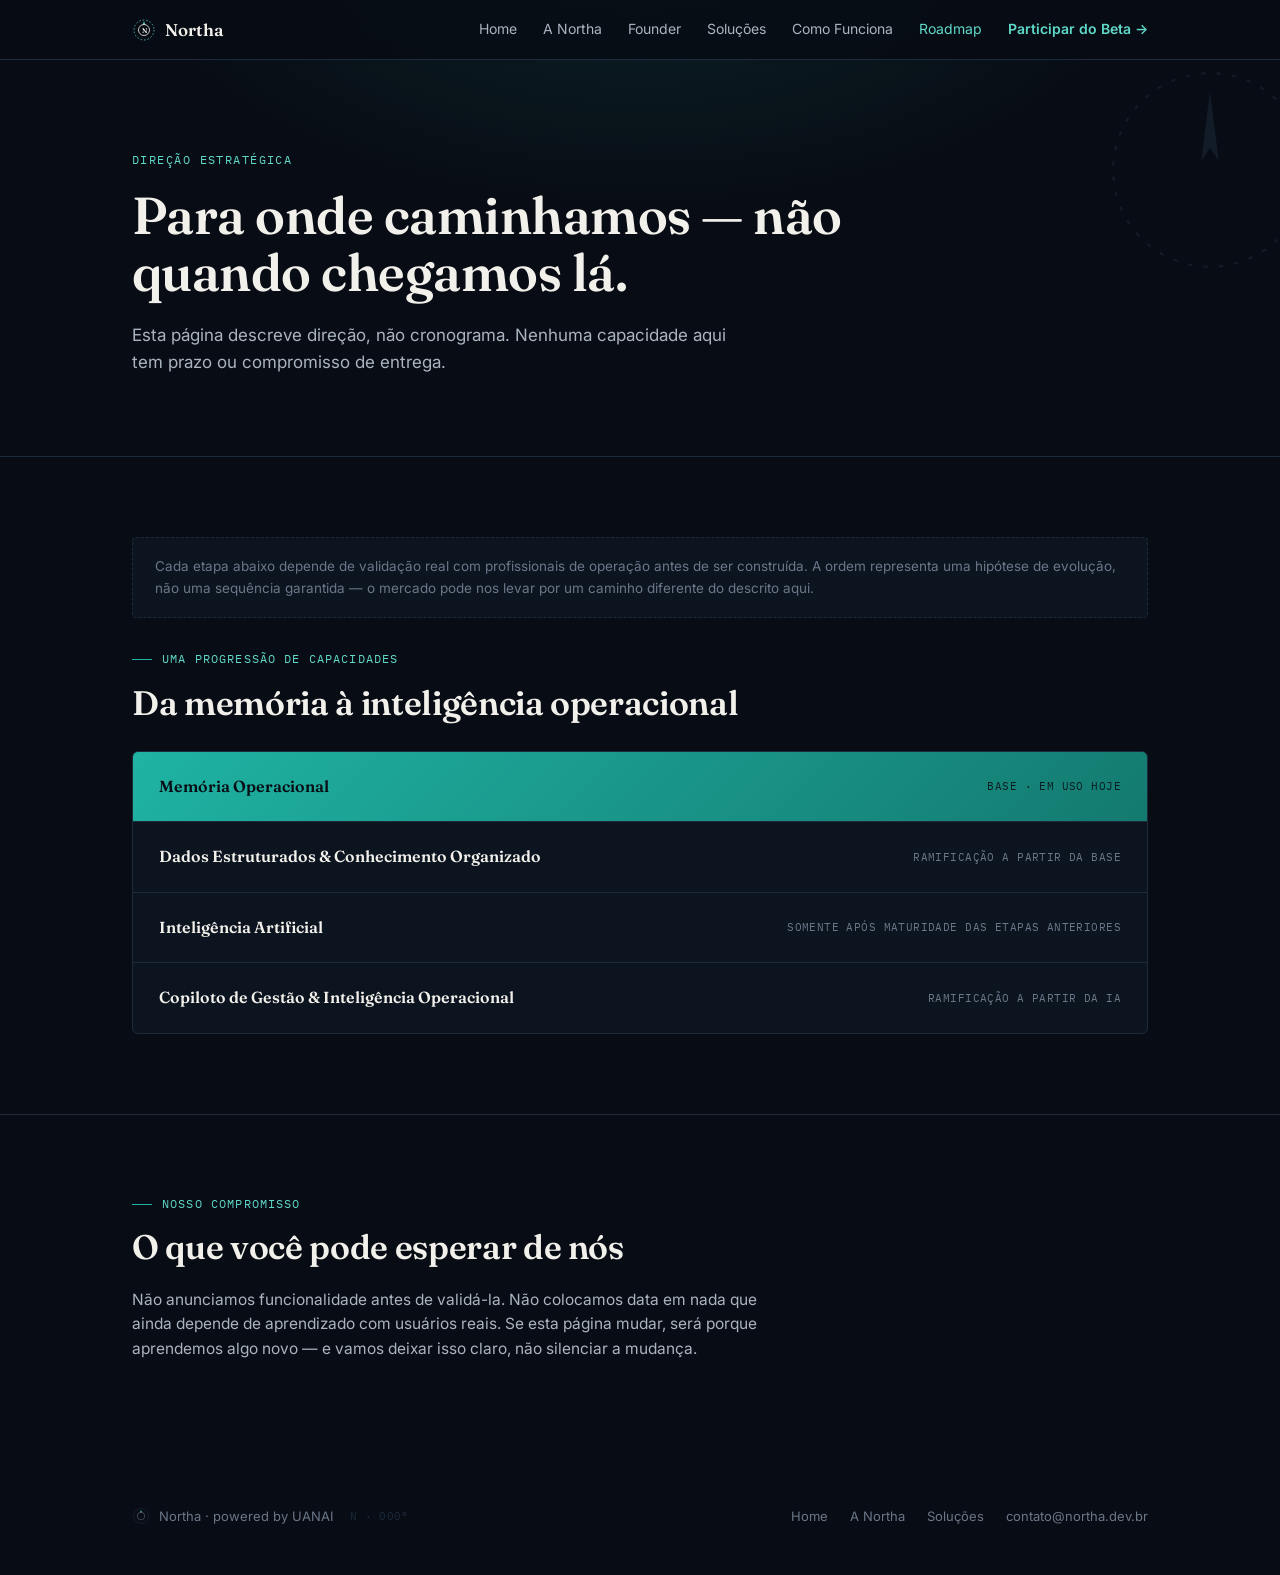
<file: roadmap.html>
<!DOCTYPE html>
<html lang="pt-BR">
<head>
<meta charset="UTF-8">
<meta name="viewport" content="width=device-width, initial-scale=1.0">
<title>Roadmap — Direção estratégica da Northa</title>
<link rel="preconnect" href="https://fonts.googleapis.com">
<link href="https://fonts.googleapis.com/css2?family=Fraunces:opsz,wght@9..144,500;9..144,600;9..144,700&family=Inter:wght@400;500;600;700&family=IBM+Plex+Mono:wght@400;500&display=swap" rel="stylesheet">
<link rel="stylesheet" href="shared.css">
<style>
  .branch-diagram{ display:flex; flex-direction:column; gap:1px; background:var(--line); border:1px solid var(--line); border-radius:6px; overflow:hidden; margin-top:28px; }
  .branch-row{ background:var(--bg-1); padding:22px 26px; display:flex; align-items:center; justify-content:space-between; gap:16px; flex-wrap:wrap; }
  .branch-row.base{ background:linear-gradient(135deg, var(--teal) 0%, #147a70 100%); color:var(--bg-0); }
  .branch-row.base .branch-tag{ color:var(--bg-0); opacity:0.85; }
  .branch-name{ font-family:'Fraunces',serif; font-weight:600; font-size:16px; }
  .branch-tag{ font-family:'IBM Plex Mono',monospace; font-size:10.5px; color:var(--text-2); text-transform:uppercase; letter-spacing:0.04em; }
</style>
</head>
<body>

<header class="site-nav">
  <div class="nav-inner">
    <a href="index.html" class="brand">
      <svg viewBox="0 0 48 48" fill="none"><circle cx="24" cy="24" r="20" stroke="#5fd9c9" stroke-width="1.6" stroke-dasharray="3 4"/><path d="M24 6 L27 15 L24 12 L21 15 Z" fill="#5fd9c9"/><circle cx="24" cy="24" r="11" stroke="#f2f0ea" stroke-width="1.6"/><text x="24" y="29" text-anchor="middle" font-family="Fraunces, serif" font-size="14" font-weight="600" fill="#f2f0ea">N</text></svg>
      <span class="brand-name">Northa</span>
    </a>
    <button class="nav-toggle" onclick="document.getElementById('navlinks').classList.toggle('open')">☰</button>
    <nav class="nav-links" id="navlinks">
      <a href="index.html">Home</a>
      <a href="a-northa.html">A Northa</a>
      <a href="founder.html">Founder</a>
      <a href="solucoes.html">Soluções</a>
      <a href="como-funciona.html">Como Funciona</a>
      <a href="roadmap.html" class="active">Roadmap</a>
      <a href="northa-landing.html" style="color:var(--teal-bright); font-weight:600;">Participar do Beta →</a>
    </nav>
  </div>
</header>

<main>
  <section class="page-hero">
    <div class="wrap">
      <div class="eyebrow">Direção estratégica</div>
      <h1 class="hero-title">Para onde caminhamos — não quando chegamos lá.</h1>
      <p class="hero-sub">Esta página descreve direção, não cronograma. Nenhuma capacidade aqui tem prazo ou compromisso de entrega.</p>
    </div>
  </section>

  <section>
    <div class="wrap">
      <div class="disclaimer-box">
        Cada etapa abaixo depende de validação real com profissionais de operação antes de ser construída. A ordem representa uma hipótese de evolução, não uma sequência garantida — o mercado pode nos levar por um caminho diferente do descrito aqui.
      </div>

      <div class="section-kicker">Uma progressão de capacidades</div>
      <h2 class="section-title" style="margin-bottom:8px;">Da memória à inteligência operacional</h2>

      <div class="branch-diagram">
        <div class="branch-row base">
          <div class="branch-name">Memória Operacional</div>
          <div class="branch-tag">Base · em uso hoje</div>
        </div>
        <div class="branch-row">
          <div class="branch-name">Dados Estruturados &amp; Conhecimento Organizado</div>
          <div class="branch-tag">Ramificação a partir da base</div>
        </div>
        <div class="branch-row">
          <div class="branch-name">Inteligência Artificial</div>
          <div class="branch-tag">Somente após maturidade das etapas anteriores</div>
        </div>
        <div class="branch-row">
          <div class="branch-name">Copiloto de Gestão &amp; Inteligência Operacional</div>
          <div class="branch-tag">Ramificação a partir da IA</div>
        </div>
      </div>
    </div>
  </section>

  <section>
    <div class="wrap">
      <div class="section-kicker">Nosso compromisso</div>
      <h2 class="section-title">O que você pode esperar de nós</h2>
      <p class="body-text" style="margin-top:20px;">Não anunciamos funcionalidade antes de validá-la. Não colocamos data em nada que ainda depende de aprendizado com usuários reais. Se esta página mudar, será porque aprendemos algo novo — e vamos deixar isso claro, não silenciar a mudança.</p>
    </div>
  </section>
</main>

<footer class="site-footer">
  <div class="wrap foot-inner">
    <div class="foot-brand">
      <svg viewBox="0 0 48 48" fill="none" width="18" height="18"><circle cx="24" cy="24" r="20" stroke="#1c2a3c" stroke-width="1.6"/><path d="M24 8 L27 16 L24 13 L21 16 Z" fill="#5fd9c9"/><circle cx="24" cy="24" r="10" stroke="#6b7788" stroke-width="1.4"/></svg>
      <span>Northa · powered by UANAI</span><span class="coord">N · 000°</span>
    </div>
    <div class="foot-links">
      <a href="index.html">Home</a>
      <a href="a-northa.html">A Northa</a>
      <a href="solucoes.html">Soluções</a>
      <a href="mailto:contato@northa.dev.br">contato@northa.dev.br</a>
    </div>
  </div>
</footer>

</body>
</html>
</file>
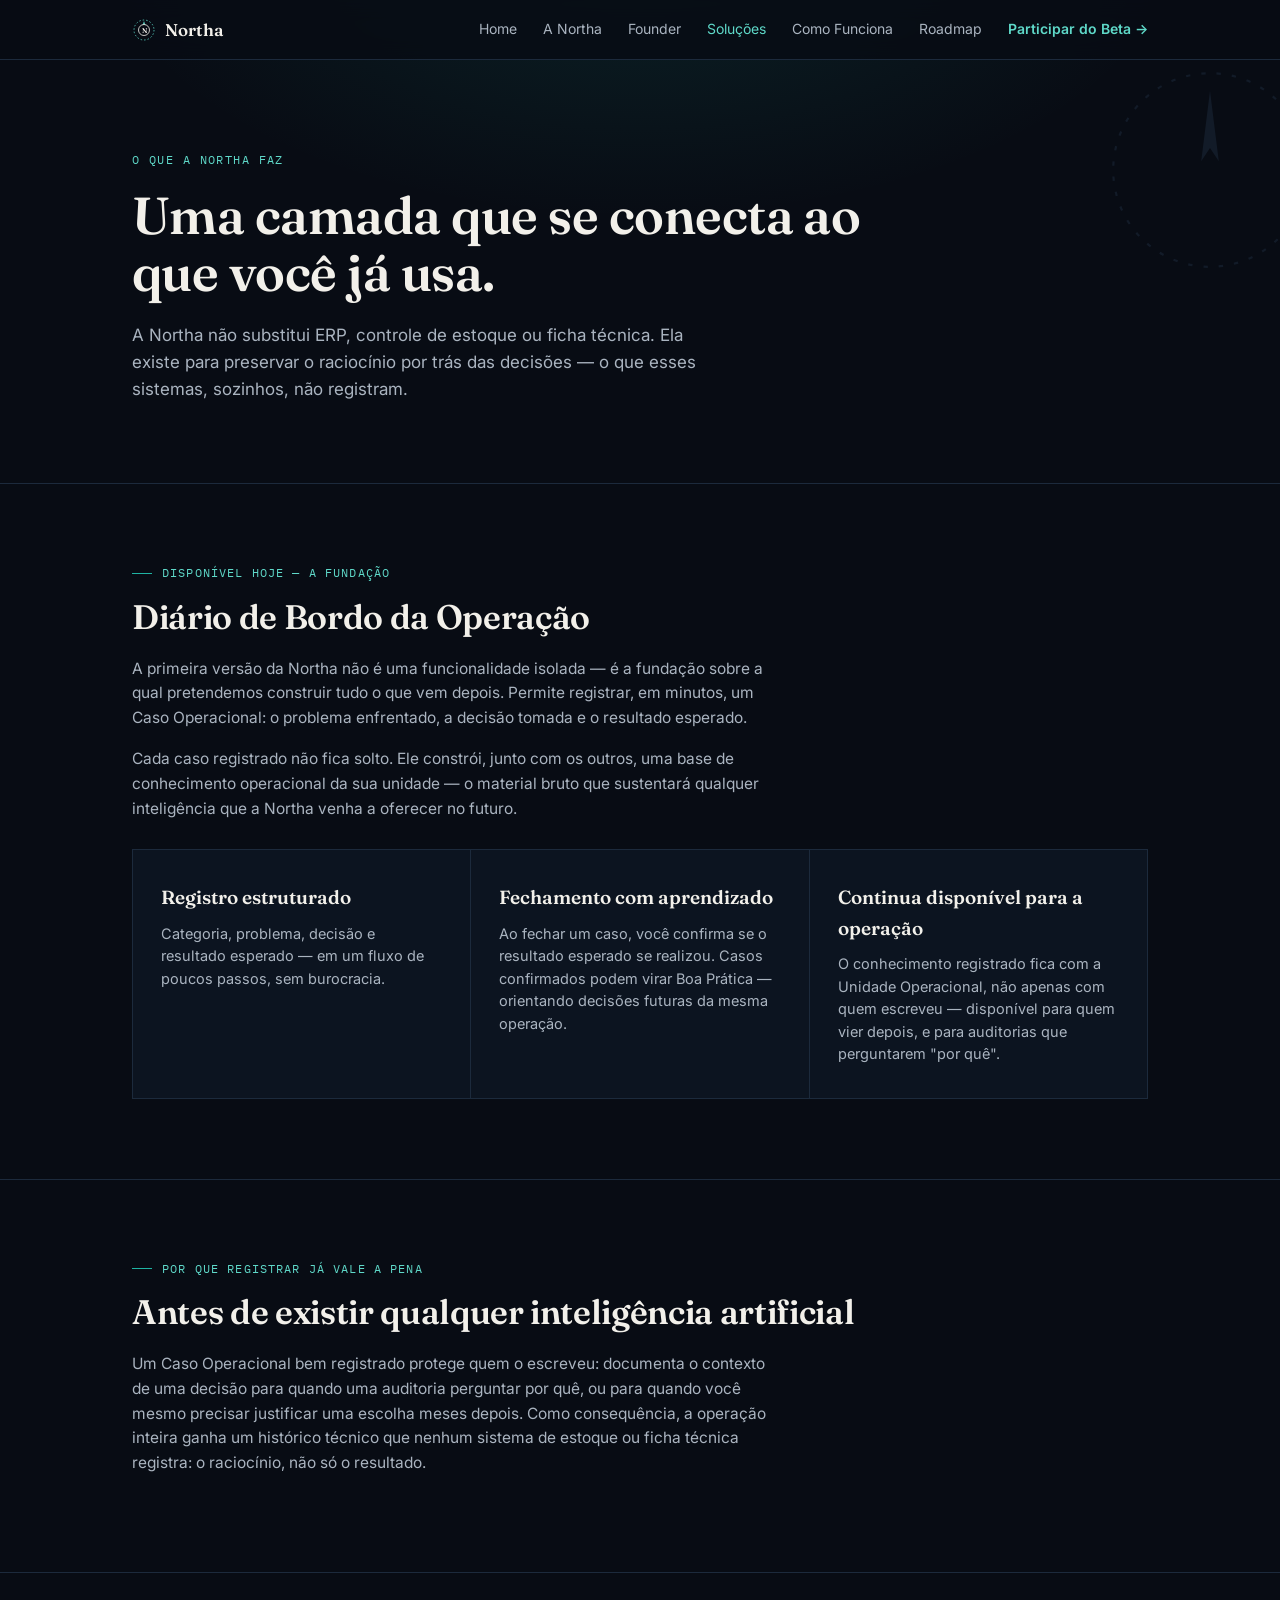
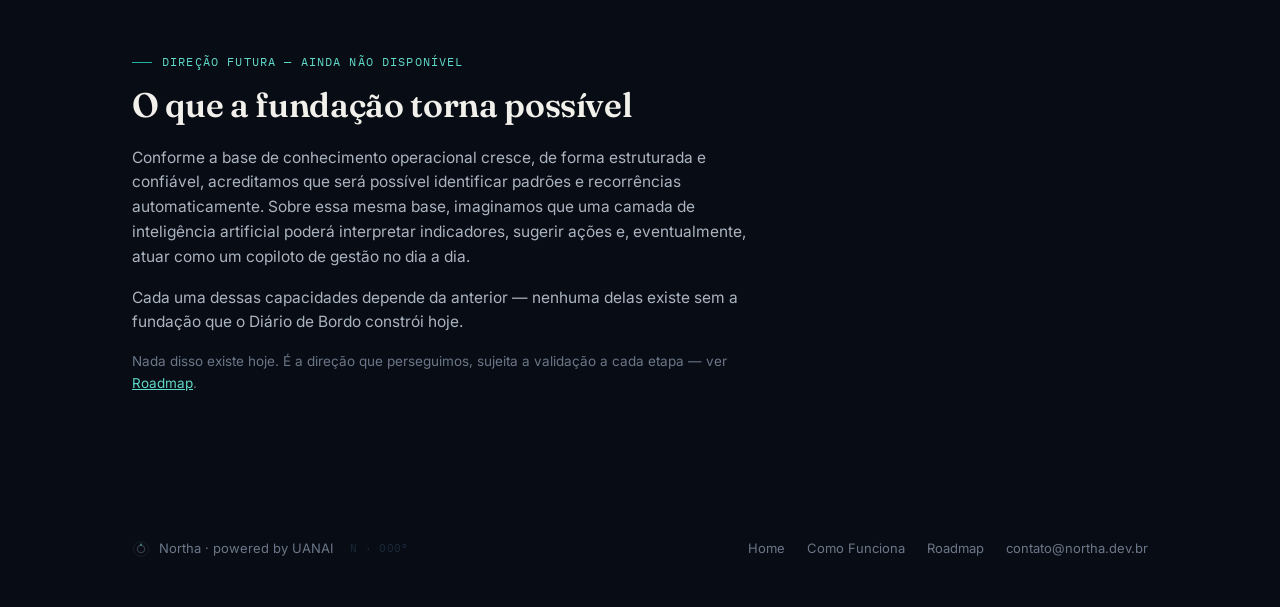
<file: solucoes.html>
<!DOCTYPE html>
<html lang="pt-BR">
<head>
<meta charset="UTF-8">
<meta name="viewport" content="width=device-width, initial-scale=1.0">
<title>Soluções — O que a Northa faz</title>
<link rel="preconnect" href="https://fonts.googleapis.com">
<link href="https://fonts.googleapis.com/css2?family=Fraunces:opsz,wght@9..144,500;9..144,600;9..144,700&family=Inter:wght@400;500;600;700&family=IBM+Plex+Mono:wght@400;500&display=swap" rel="stylesheet">
<link rel="stylesheet" href="shared.css">
</head>
<body>

<header class="site-nav">
  <div class="nav-inner">
    <a href="index.html" class="brand">
      <svg viewBox="0 0 48 48" fill="none"><circle cx="24" cy="24" r="20" stroke="#5fd9c9" stroke-width="1.6" stroke-dasharray="3 4"/><path d="M24 6 L27 15 L24 12 L21 15 Z" fill="#5fd9c9"/><circle cx="24" cy="24" r="11" stroke="#f2f0ea" stroke-width="1.6"/><text x="24" y="29" text-anchor="middle" font-family="Fraunces, serif" font-size="14" font-weight="600" fill="#f2f0ea">N</text></svg>
      <span class="brand-name">Northa</span>
    </a>
    <button class="nav-toggle" onclick="document.getElementById('navlinks').classList.toggle('open')">☰</button>
    <nav class="nav-links" id="navlinks">
      <a href="index.html">Home</a>
      <a href="a-northa.html">A Northa</a>
      <a href="founder.html">Founder</a>
      <a href="solucoes.html" class="active">Soluções</a>
      <a href="como-funciona.html">Como Funciona</a>
      <a href="roadmap.html">Roadmap</a>
      <a href="northa-landing.html" style="color:var(--teal-bright); font-weight:600;">Participar do Beta →</a>
    </nav>
  </div>
</header>

<main>
  <section class="page-hero">
    <div class="wrap">
      <div class="eyebrow">O que a Northa faz</div>
      <h1 class="hero-title">Uma camada que se conecta ao que você já usa.</h1>
      <p class="hero-sub">A Northa não substitui ERP, controle de estoque ou ficha técnica. Ela existe para preservar o raciocínio por trás das decisões — o que esses sistemas, sozinhos, não registram.</p>
    </div>
  </section>

  <section>
    <div class="wrap">
      <div class="section-kicker">Disponível hoje — a fundação</div>
      <h2 class="section-title">Diário de Bordo da Operação</h2>
      <p class="body-text" style="margin-top:20px;">A primeira versão da Northa não é uma funcionalidade isolada — é a fundação sobre a qual pretendemos construir tudo o que vem depois. Permite registrar, em minutos, um Caso Operacional: o problema enfrentado, a decisão tomada e o resultado esperado.</p>
      <p class="body-text">Cada caso registrado não fica solto. Ele constrói, junto com os outros, uma base de conhecimento operacional da sua unidade — o material bruto que sustentará qualquer inteligência que a Northa venha a oferecer no futuro.</p>
      <div class="card-grid grid-3" style="margin-top:28px;">
        <div class="card">
          <div class="card-title">Registro estruturado</div>
          <div class="card-desc">Categoria, problema, decisão e resultado esperado — em um fluxo de poucos passos, sem burocracia.</div>
        </div>
        <div class="card">
          <div class="card-title">Fechamento com aprendizado</div>
          <div class="card-desc">Ao fechar um caso, você confirma se o resultado esperado se realizou. Casos confirmados podem virar Boa Prática — orientando decisões futuras da mesma operação.</div>
        </div>
        <div class="card">
          <div class="card-title">Continua disponível para a operação</div>
          <div class="card-desc">O conhecimento registrado fica com a Unidade Operacional, não apenas com quem escreveu — disponível para quem vier depois, e para auditorias que perguntarem "por quê".</div>
        </div>
      </div>
    </div>
  </section>

  <section>
    <div class="wrap">
      <div class="section-kicker">Por que registrar já vale a pena</div>
      <h2 class="section-title">Antes de existir qualquer inteligência artificial</h2>
      <p class="body-text" style="margin-top:20px;">Um Caso Operacional bem registrado protege quem o escreveu: documenta o contexto de uma decisão para quando uma auditoria perguntar por quê, ou para quando você mesmo precisar justificar uma escolha meses depois. Como consequência, a operação inteira ganha um histórico técnico que nenhum sistema de estoque ou ficha técnica registra: o raciocínio, não só o resultado.</p>
    </div>
  </section>

  <section>
    <div class="wrap">
      <div class="section-kicker">Direção futura — ainda não disponível</div>
      <h2 class="section-title">O que a fundação torna possível</h2>
      <p class="body-text" style="margin-top:20px;">Conforme a base de conhecimento operacional cresce, de forma estruturada e confiável, acreditamos que será possível identificar padrões e recorrências automaticamente. Sobre essa mesma base, imaginamos que uma camada de inteligência artificial poderá interpretar indicadores, sugerir ações e, eventualmente, atuar como um copiloto de gestão no dia a dia.</p>
      <p class="body-text">Cada uma dessas capacidades depende da anterior — nenhuma delas existe sem a fundação que o Diário de Bordo constrói hoje.</p>
      <p class="body-text" style="color:var(--text-2); font-size:13.5px;">Nada disso existe hoje. É a direção que perseguimos, sujeita a validação a cada etapa — ver <a href="roadmap.html" style="color:var(--teal-bright); text-decoration:underline;">Roadmap</a>.</p>
    </div>
  </section>
</main>

<footer class="site-footer">
  <div class="wrap foot-inner">
    <div class="foot-brand">
      <svg viewBox="0 0 48 48" fill="none" width="18" height="18"><circle cx="24" cy="24" r="20" stroke="#1c2a3c" stroke-width="1.6"/><path d="M24 8 L27 16 L24 13 L21 16 Z" fill="#5fd9c9"/><circle cx="24" cy="24" r="10" stroke="#6b7788" stroke-width="1.4"/></svg>
      <span>Northa · powered by UANAI</span><span class="coord">N · 000°</span>
    </div>
    <div class="foot-links">
      <a href="index.html">Home</a>
      <a href="como-funciona.html">Como Funciona</a>
      <a href="roadmap.html">Roadmap</a>
      <a href="mailto:contato@northa.dev.br">contato@northa.dev.br</a>
    </div>
  </div>
</footer>

</body>
</html>
</file>
<file: shared.css>
/* ================= NORTHA — SISTEMA VISUAL INSTITUCIONAL ================= */
:root{
  --bg-0:#080c14; --bg-1:#0c1420; --bg-2:#101c2c; --line:#1c2a3c;
  --teal:#1fb3a3; --teal-bright:#5fd9c9; --text-0:#f2f0ea; --text-1:#aab4c0; --text-2:#6b7788;
}
*{box-sizing:border-box; margin:0; padding:0;}
html{scroll-behavior:smooth;}
body{
  background:var(--bg-0); color:var(--text-0); font-family:'Inter',sans-serif;
  line-height:1.6; -webkit-font-smoothing:antialiased; overflow-x:hidden;
}
.serif{ font-family:'Fraunces', serif; }
.mono{ font-family:'IBM Plex Mono', monospace; }
a{ color:inherit; text-decoration:none; }
::selection{ background:var(--teal); color:var(--bg-0); }
.wrap{ max-width:1080px; margin:0 auto; padding:0 32px; }
@media(max-width:640px){ .wrap{ padding:0 20px; } }

/* ---------- NAV ---------- */
header.site-nav{
  position:fixed; top:0; left:0; right:0; z-index:50;
  background:rgba(8,12,20,0.86); backdrop-filter: blur(10px);
  border-bottom:1px solid var(--line);
}
.nav-inner{
  display:flex; align-items:center; justify-content:space-between;
  padding:16px 32px; max-width:1080px; margin:0 auto; gap:20px;
}
.brand{ display:flex; align-items:center; gap:9px; flex-shrink:0; }
.brand svg{ width:24px; height:24px; }
.brand-name{ font-family:'Fraunces',serif; font-weight:600; font-size:17px; }
.nav-links{ display:flex; gap:26px; font-size:14px; color:var(--text-1); flex-wrap:wrap; }
.nav-links a:hover, .nav-links a.active{ color:var(--teal-bright); }
.nav-toggle{ display:none; background:none; border:none; color:var(--text-0); font-size:22px; cursor:pointer; }
@media(max-width:800px){
  .nav-links{
    display:none; position:absolute; top:100%; left:0; right:0;
    background:var(--bg-0); border-bottom:1px solid var(--line);
    flex-direction:column; padding:16px 32px 24px; gap:16px;
  }
  .nav-links.open{ display:flex; }
  .nav-toggle{ display:block; }
}

/* ---------- HERO SHARED ---------- */
.page-hero{ padding:150px 0 80px; border-bottom:1px solid var(--line); position:relative; overflow:hidden; }
.page-hero::before{
  content:''; position:absolute; inset:0;
  background:radial-gradient(ellipse 900px 460px at 50% -12%, rgba(31,179,163,0.13), transparent 60%);
  pointer-events:none;
}
.page-hero::after{
  content:''; position:absolute; top:60px; right:-40px; width:220px; height:220px;
  background-image: url("data:image/svg+xml,%3Csvg xmlns='http://www.w3.org/2000/svg' viewBox='0 0 100 100'%3E%3Ccircle cx='50' cy='50' r='44' fill='none' stroke='%231c2a3c' stroke-width='1' stroke-dasharray='2 5'/%3E%3Cpath d='M50 14 L54 46 L50 40 L46 46 Z' fill='%231c2a3c'/%3E%3C/svg%3E");
  background-repeat:no-repeat; background-size:contain; opacity:0.5; pointer-events:none;
}
@media(max-width:760px){ .page-hero::after{ display:none; } }
.eyebrow{
  font-family:'IBM Plex Mono',monospace; font-size:12px; letter-spacing:0.12em; text-transform:uppercase;
  color:var(--teal-bright); margin-bottom:18px; position:relative; z-index:1;
}
h1.hero-title{
  font-family:'Fraunces',serif; font-weight:600; font-size:clamp(30px,4.6vw,52px);
  line-height:1.1; letter-spacing:-0.01em; max-width:760px; position:relative; z-index:1;
}
p.hero-sub{ font-size:17px; color:var(--text-1); max-width:600px; margin-top:20px; position:relative; z-index:1; }

/* ---------- SECTION SHARED ---------- */
section{ padding:80px 0; border-bottom:1px solid var(--line); }
section:last-of-type{ border-bottom:none; }
.section-kicker{
  font-family:'IBM Plex Mono',monospace; font-size:11.5px; letter-spacing:0.1em; text-transform:uppercase;
  color:var(--teal-bright); margin-bottom:14px; display:flex; align-items:center; gap:10px;
}
.section-kicker::before{ content:''; width:20px; height:1px; background:var(--teal); }
h2.section-title{
  font-family:'Fraunces',serif; font-weight:600; font-size:clamp(24px,3vw,34px); line-height:1.18; letter-spacing:-0.01em;
}
p.section-lead{ color:var(--text-1); font-size:16px; margin-top:14px; max-width:600px; }
p.body-text{ color:var(--text-1); font-size:15.5px; margin-bottom:16px; max-width:640px; }
p.body-text strong{ color:var(--text-0); }

/* ---------- CARDS / GRIDS ---------- */
.card-grid{ display:grid; gap:1px; background:var(--line); border:1px solid var(--line); }
.grid-2{ grid-template-columns:repeat(2,1fr); }
.grid-3{ grid-template-columns:repeat(3,1fr); }
@media(max-width:760px){ .grid-2, .grid-3{ grid-template-columns:1fr; } }
.card{ background:var(--bg-1); padding:32px 28px; }
.card-title{ font-family:'Fraunces',serif; font-weight:600; font-size:19px; margin-bottom:10px; }
.card-desc{ font-size:14.5px; color:var(--text-1); line-height:1.55; }
.card-icon{ width:32px; height:32px; color:var(--teal-bright); margin-bottom:16px; }

/* ---------- QUOTE / MANIFESTO BLOCK ---------- */
.quote-block{
  border-left:2px solid var(--teal); padding:6px 0 6px 26px; margin:28px 0;
  font-family:'Fraunces',serif; font-size:19px; font-style:italic; color:var(--text-0); line-height:1.5;
}

/* ---------- TIMELINE (used sparingly, order carries meaning) ---------- */
.timeline{ display:flex; flex-direction:column; gap:0; }
.timeline-item{ display:flex; gap:20px; padding:22px 0; border-bottom:1px solid var(--line); }
.timeline-item:last-child{ border-bottom:none; }
.timeline-mark{
  font-family:'IBM Plex Mono',monospace; color:var(--teal-bright); font-size:13px;
  flex-shrink:0; width:64px; padding-top:2px;
}
.timeline-body h3{ font-family:'Fraunces',serif; font-weight:600; font-size:16.5px; margin-bottom:6px; }
.timeline-body p{ font-size:14.5px; color:var(--text-1); }

/* ---------- BUTTONS ---------- */
.btn{ display:inline-block; font-size:14px; font-weight:600; padding:13px 26px; border-radius:3px; cursor:pointer; border:none; transition:all .2s ease; }
.btn-primary{ background:var(--teal); color:var(--bg-0); }
.btn-primary:hover{ background:var(--teal-bright); }
.btn-ghost{ border:1px solid var(--line); color:var(--text-0); background:transparent; }
.btn-ghost:hover{ border-color:var(--teal); color:var(--teal-bright); }

/* ---------- FOOTER ---------- */
footer.site-footer{ padding:48px 0; position:relative; }
.foot-inner{ display:flex; justify-content:space-between; align-items:center; flex-wrap:wrap; gap:18px; }
.foot-brand{ display:flex; align-items:center; gap:9px; color:var(--text-2); font-size:13px; }
.foot-brand .coord{ font-family:'IBM Plex Mono',monospace; font-size:10.5px; color:var(--line); margin-left:8px; letter-spacing:0.03em; }
.foot-links{ display:flex; gap:22px; font-size:13px; color:var(--text-2); flex-wrap:wrap; }
.foot-links a:hover{ color:var(--teal-bright); }

/* ---------- DISCLAIMER (used on Roadmap) ---------- */
.disclaimer-box{
  background:var(--bg-1); border:1px dashed var(--line); border-radius:4px;
  padding:18px 22px; font-size:13.5px; color:var(--text-2); margin-bottom:32px;
}
</file>
